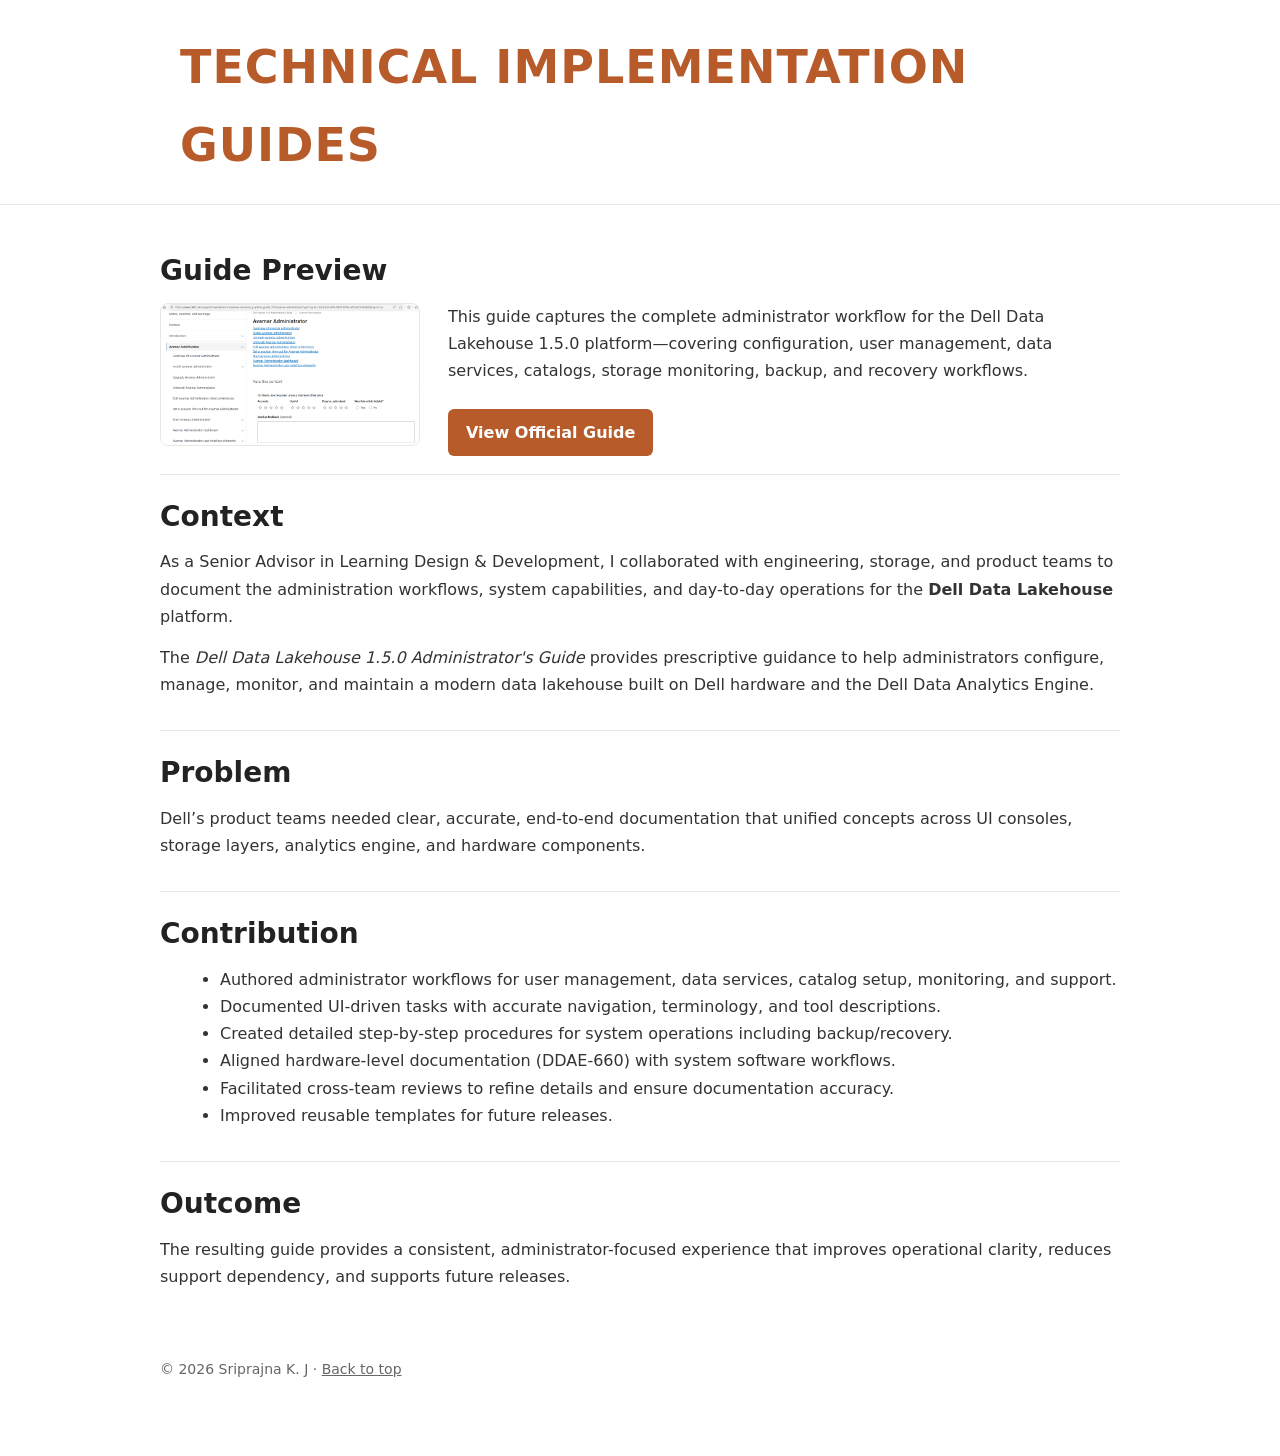
<file: p1.html>
<!DOCTYPE html>
<html lang="en">
<head>
  <meta charset="utf-8" />
  <meta name="viewport" content="width=device-width, initial-scale=1" />
  <title>Technical Implementation Guides | Sriprajna K. J</title>
  <link rel="stylesheet" href="s1.css" />
</head>

<body>
  <header class="site-header">
    <div class="container">
      <h1 class="page-title">TECHNICAL IMPLEMENTATION GUIDES</h1>
    </div>
  </header>

  <main class="container content">

    <!-- ===== Guide Image + Project Link Section ===== -->
    <section id="guide-preview" class="section">
      <h2>Guide Preview</h2>

      <div class="guide-wrapper">
        <img src="image 1_proj.png" alt="Guide Image" class="guide-image">

        <div class="guide-info">
          <p>This guide captures the complete administrator workflow for the Dell Data Lakehouse 1.5.0 platform—covering configuration, user management, data services, catalogs, storage monitoring, backup, and recovery workflows.</p>

          <a class="project-btn"
             href="https://www.dell.com/support/manuals/en-in/dell-data-lakehouse/ddl_p_admin_guide_150/Overview?guid=guid-a5677778-82f9-4742-a30e-e90e9fb711fb"
             target="_blank" rel="noopener">
             View Official Guide
          </a>
        </div>
      </div>
    </section>

    <!-- ===== Context ===== -->
    <section id="context" class="section">
      <h2>Context</h2>
      <p>
        As a Senior Advisor in Learning Design & Development, I collaborated with engineering,
        storage, and product teams to document the administration workflows, system capabilities,
        and day-to-day operations for the <strong>Dell Data Lakehouse</strong> platform.
      </p>
      <p>
        The <em>Dell Data Lakehouse 1.5.0 Administrator's Guide</em> provides prescriptive guidance to
        help administrators configure, manage, monitor, and maintain a modern data lakehouse built
        on Dell hardware and the Dell Data Analytics Engine.
      </p>
    </section>

    <!-- ===== Problem ===== -->
    <section id="problem" class="section">
      <h2>Problem</h2>
      <p>
        Dell’s product teams needed clear, accurate, end‑to‑end documentation that unified concepts
        across UI consoles, storage layers, analytics engine, and hardware components.
      </p>
    </section>

    <!-- ===== Contribution ===== -->
    <section id="contribution" class="section">
      <h2>Contribution</h2>
      <ul>
        <li>Authored administrator workflows for user management, data services, catalog setup, monitoring, and support.</li>
        <li>Documented UI-driven tasks with accurate navigation, terminology, and tool descriptions.</li>
        <li>Created detailed step-by-step procedures for system operations including backup/recovery.</li>
        <li>Aligned hardware-level documentation (DDAE‑660) with system software workflows.</li>
        <li>Facilitated cross-team reviews to refine details and ensure documentation accuracy.</li>
        <li>Improved reusable templates for future releases.</li>
      </ul>
    </section>

    <!-- ===== Outcome ===== -->
    <section id="outcome" class="section">
      <h2>Outcome</h2>
      <p>
        The resulting guide provides a consistent, administrator-focused experience that improves
        operational clarity, reduces support dependency, and supports future releases.
      </p>
    </section>

    <footer class="site-footer">
      <p>© <span id="year"></span> Sriprajna K. J · <a href="#top" class="back-to-top">Back to top</a></p>
    </footer>
  </main>

  <script>
    document.getElementById("year").textContent = new Date().getFullYear();
  </script>

</body>

</html>
</file>
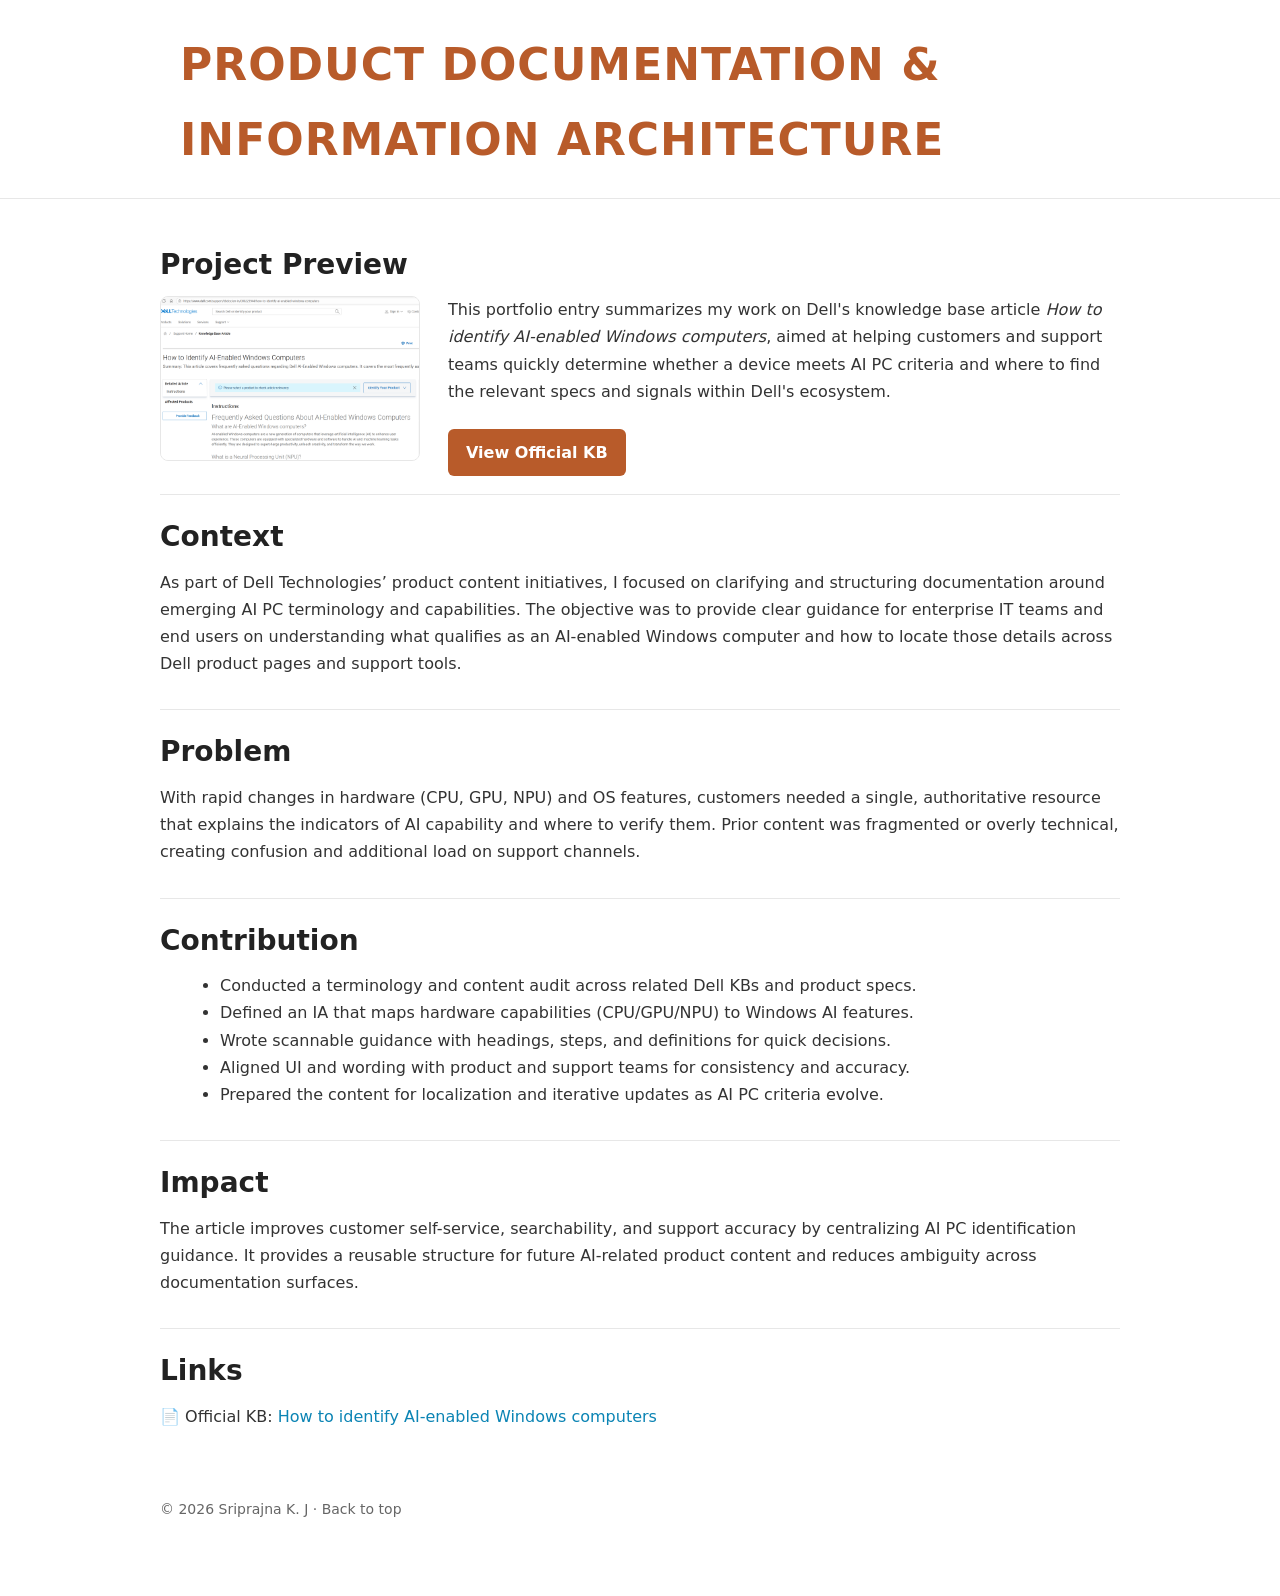
<file: p2.html>
<!DOCTYPE html>
<html lang="en">
<head>
  <meta charset="utf-8" />
  <meta name="viewport" content="width=device-width, initial-scale=1" />
  <title>Product Documentation & Information Architecture | Sriprajna K. J</title>
  <link rel="stylesheet" href="s2.css" />
</head>
<body>
  <header class="site-header">
    <div class="container">
      <h1 class="page-title">PRODUCT DOCUMENTATION & INFORMATION ARCHITECTURE</h1>
    </div>
  </header>

  <main class="container content">
    <!-- Guide Preview with image and project link -->
    <section id="guide-preview" class="section">
      <h2>Project Preview</h2>
      <div class="guide-wrapper">
        <img src="image 2_proj.png" alt="Guide cover thumbnail" class="guide-image" />
        <div class="guide-info">
          <p>
            This portfolio entry summarizes my work on Dell's knowledge base article
            <em>How to identify AI-enabled Windows computers</em>, aimed at helping customers
            and support teams quickly determine whether a device meets AI PC criteria and where
            to find the relevant specs and signals within Dell's ecosystem.
          </p>
          <a class="project-btn" href="https://www.dell.com/support/kbdoc/en-in/000223944/how-to-identify-ai-enabled-windows-computers" target="_blank" rel="noopener">View Official KB</a>
        </div>
      </div>
    </section>

    <!-- Context -->
    <section id="context" class="section">
      <h2>Context</h2>
      <p>
        As part of Dell Technologies’ product content initiatives, I focused on clarifying
        and structuring documentation around emerging AI PC terminology and capabilities.
        The objective was to provide clear guidance for enterprise IT teams and end users on
        understanding what qualifies as an AI-enabled Windows computer and how to locate those
        details across Dell product pages and support tools.
      </p>
    </section>

    <!-- Problem -->
    <section id="problem" class="section">
      <h2>Problem</h2>
      <p>
        With rapid changes in hardware (CPU, GPU, NPU) and OS features, customers needed a
        single, authoritative resource that explains the indicators of AI capability and where
        to verify them. Prior content was fragmented or overly technical, creating confusion
        and additional load on support channels.
      </p>
    </section>

    <!-- Contribution -->
    <section id="contribution" class="section">
      <h2>Contribution</h2>
      <ul>
        <li>Conducted a terminology and content audit across related Dell KBs and product specs.</li>
        <li>Defined an IA that maps hardware capabilities (CPU/GPU/NPU) to Windows AI features.</li>
        <li>Wrote scannable guidance with headings, steps, and definitions for quick decisions.</li>
        <li>Aligned UI and wording with product and support teams for consistency and accuracy.</li>
        <li>Prepared the content for localization and iterative updates as AI PC criteria evolve.</li>
      </ul>
    </section>

    <!-- Impact -->
    <section id="impact" class="section">
      <h2>Impact</h2>
      <p>
        The article improves customer self-service, searchability, and support accuracy by
        centralizing AI PC identification guidance. It provides a reusable structure for
        future AI-related product content and reduces ambiguity across documentation surfaces.
      </p>
    </section>

    <!-- Links -->
    <section id="links" class="section">
      <h2>Links</h2>
      <p>
        📄 Official KB: <a href="https://www.dell.com/support/kbdoc/en-in/000223944/how-to-identify-ai-enabled-windows-computers" target="_blank" rel="noopener">How to identify AI-enabled Windows computers</a>
      </p>
    </section>

    <footer class="site-footer">
      <p>© <span id="year"></span> Sriprajna K. J · <a class="back-to-top" href="#top">Back to top</a></p>
    </footer>
  </main>

  <script>
    document.getElementById('year').textContent = new Date().getFullYear();
  </script>
</body>
</html>
</file>
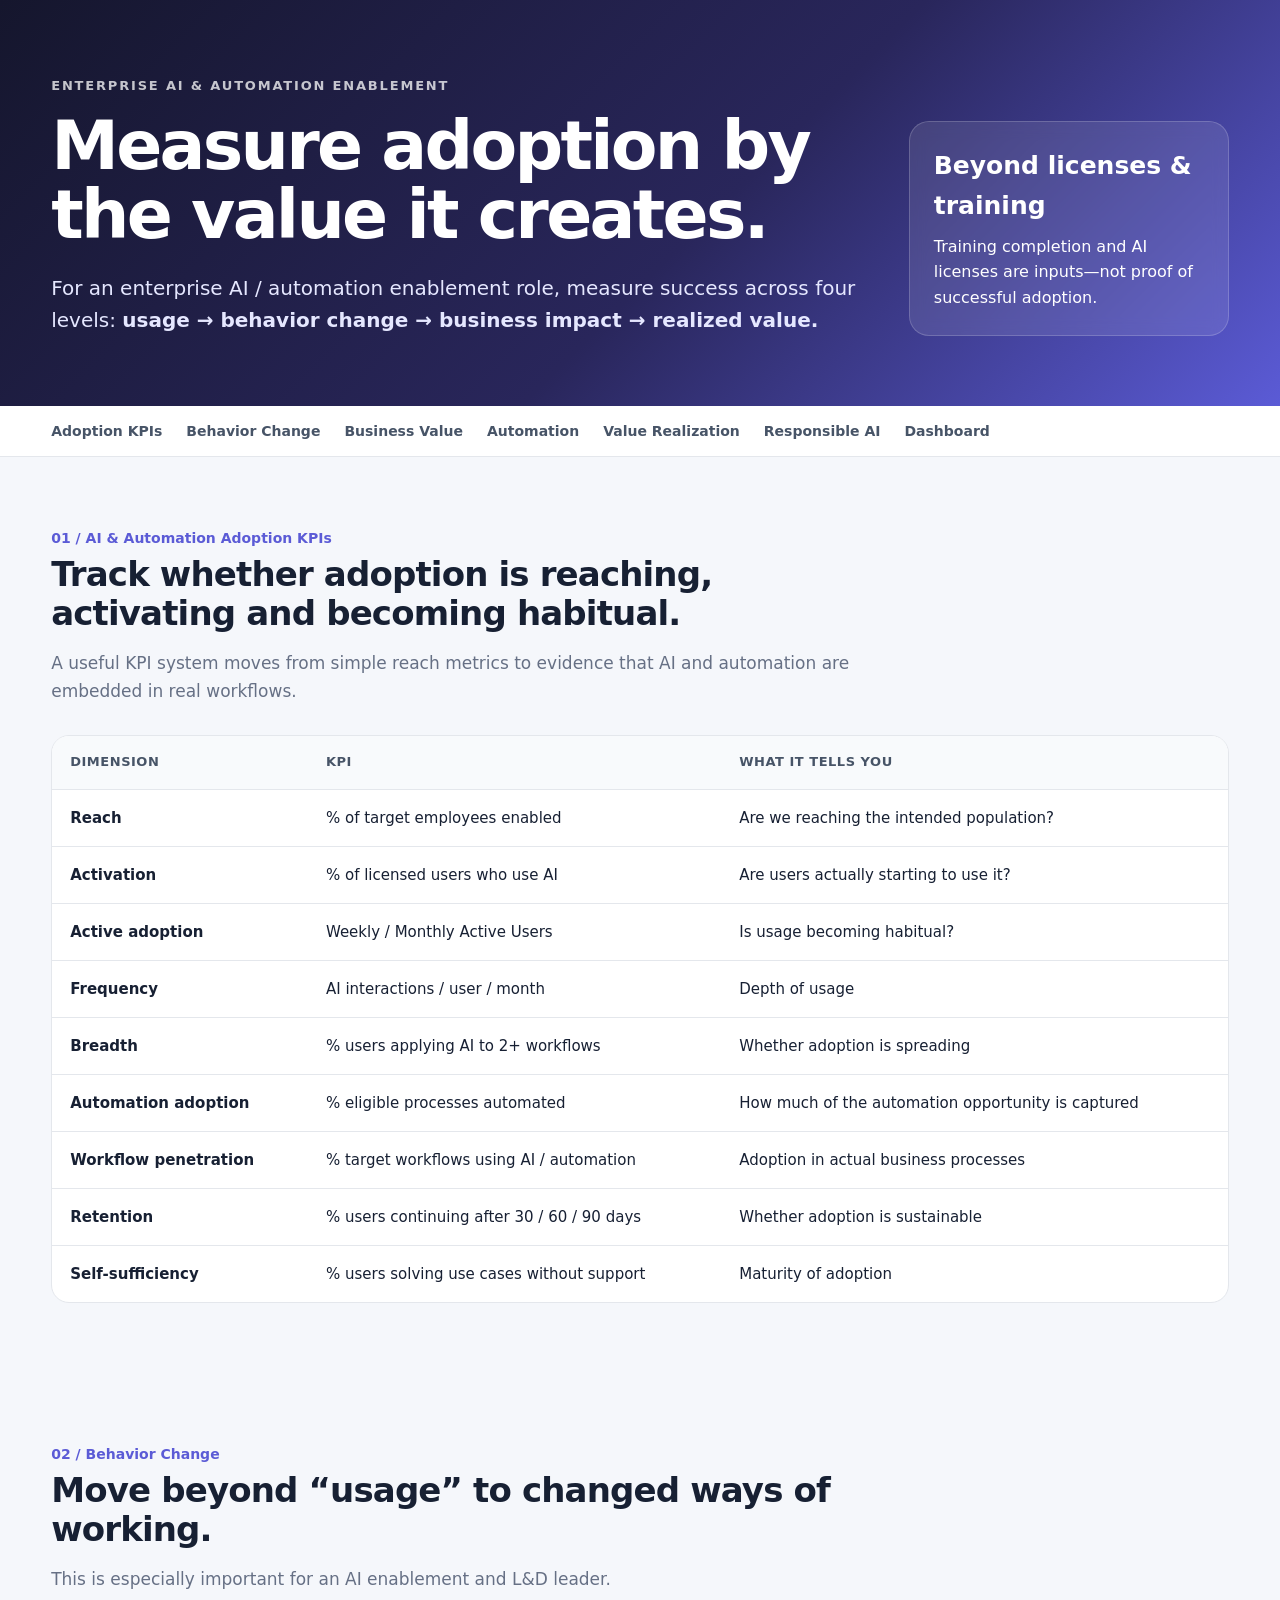
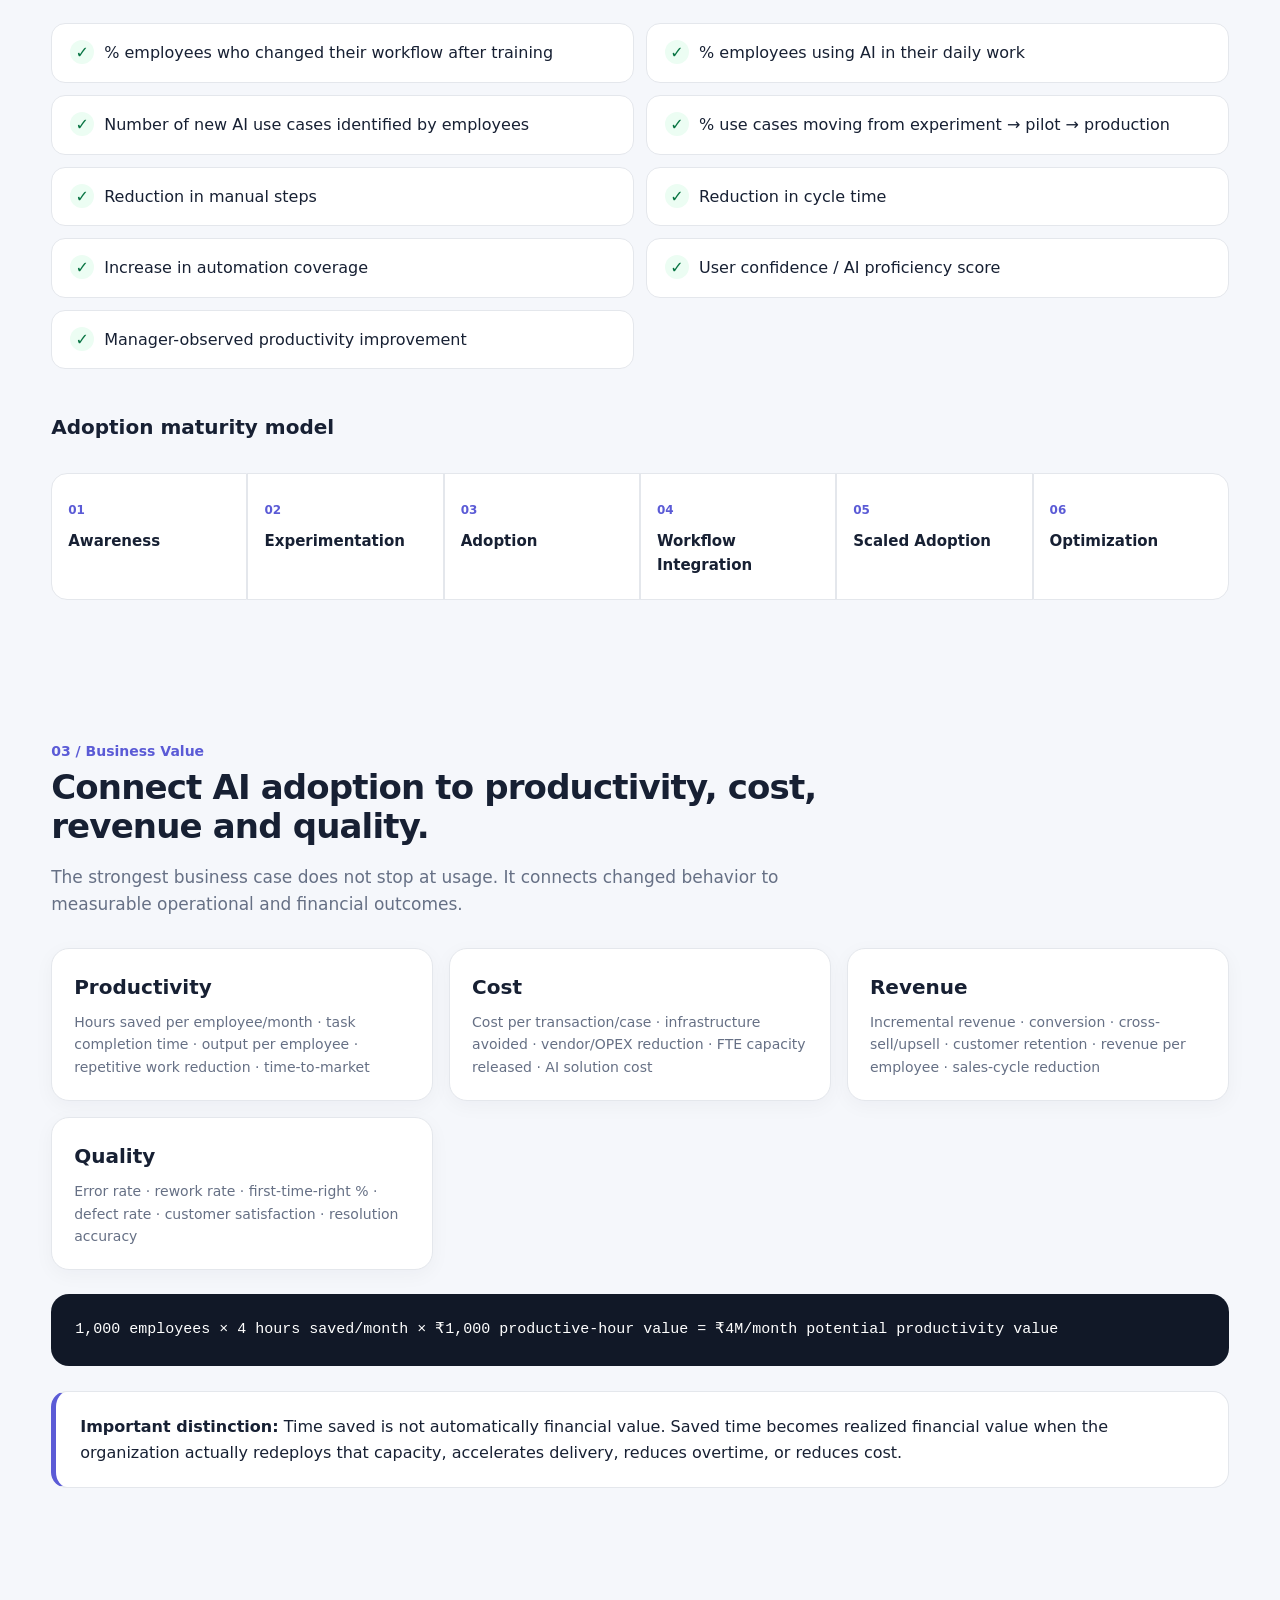
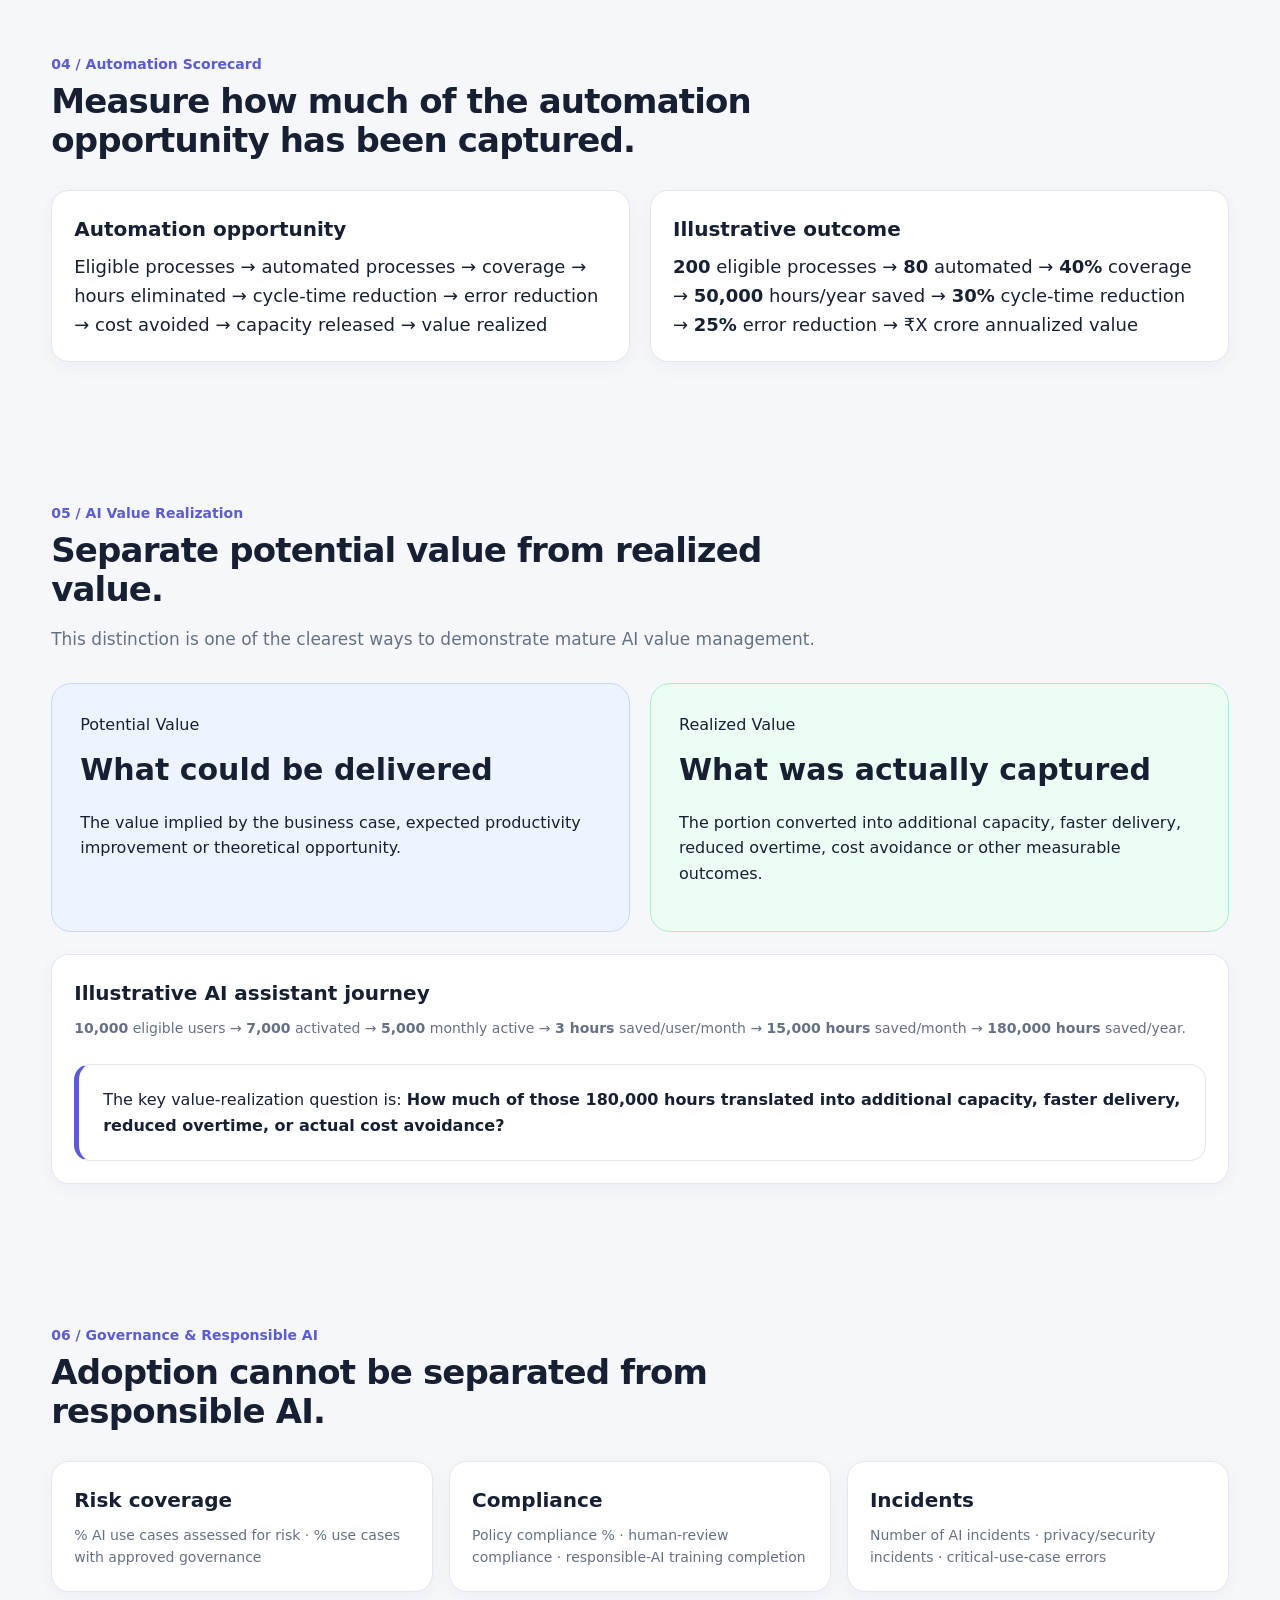
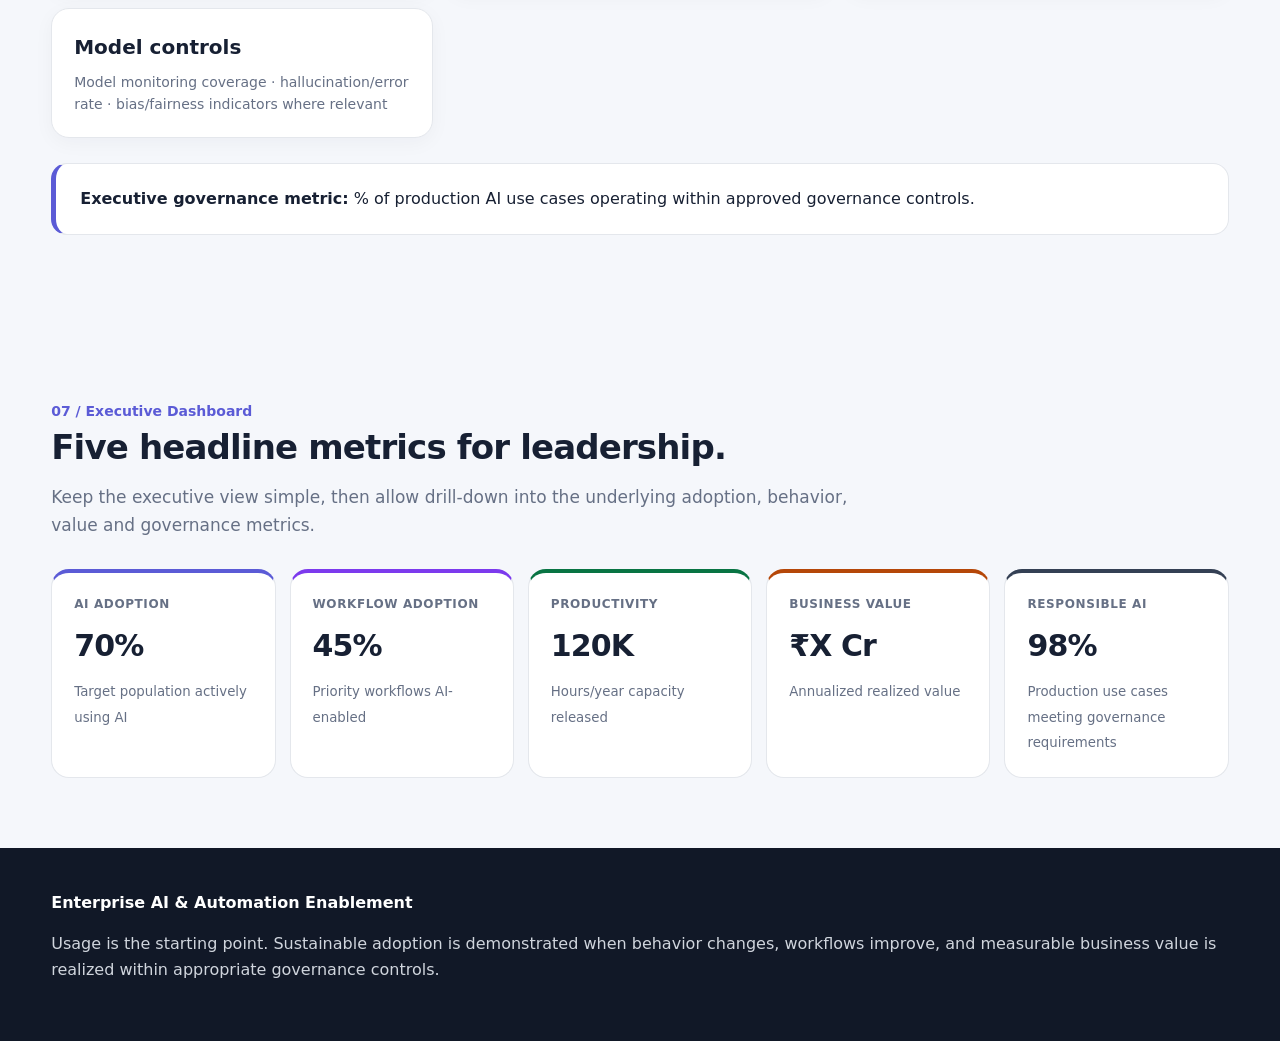
<file: work-samples/enterprise-ai-adoption.html>
<!DOCTYPE html>
<html lang="en">
<head>
<meta charset="UTF-8">
<meta name="viewport" content="width=device-width, initial-scale=1.0">
<title>Enterprise AI & Automation Adoption Framework</title>
<style>
:root{
  --bg:#f5f7fb;--card:#fff;--ink:#172033;--muted:#667085;
  --line:#e4e7ec;--accent:#5b5bd6;--accent2:#7c3aed;
  --green:#087443;--greenbg:#ecfdf3;--bluebg:#eef4ff;
  --orange:#b54708;--orangebg:#fff7ed;
}
*{box-sizing:border-box}
html{scroll-behavior:smooth}
body{margin:0;font-family:Inter,ui-sans-serif,system-ui,-apple-system,BlinkMacSystemFont,"Segoe UI",sans-serif;color:var(--ink);background:var(--bg);line-height:1.6}
.container{width:min(1180px,92%);margin:auto}
.hero{background:linear-gradient(135deg,#15162d 0%,#29265b 55%,#5b5bd6 100%);color:white;padding:76px 0 70px}
.eyebrow{font-size:13px;text-transform:uppercase;letter-spacing:.14em;font-weight:800;opacity:.75}
h1{font-size:clamp(38px,6vw,68px);line-height:1.02;max-width:900px;margin:14px 0 22px;letter-spacing:-.04em}
.hero p{font-size:20px;max-width:850px;color:#e5e7ff;margin:0}
.hero-grid{display:grid;grid-template-columns:1fr 320px;gap:50px;align-items:end}
.hero-stat{background:rgba(255,255,255,.1);border:1px solid rgba(255,255,255,.18);padding:24px;border-radius:20px;backdrop-filter:blur(8px)}
.hero-stat strong{display:block;font-size:25px;margin-bottom:8px}
nav{position:sticky;top:0;z-index:20;background:rgba(255,255,255,.92);backdrop-filter:blur(12px);border-bottom:1px solid var(--line)}
.nav-inner{display:flex;gap:24px;overflow:auto;padding:14px 0;white-space:nowrap}
nav a{color:#475467;text-decoration:none;font-size:14px;font-weight:700}
nav a:hover{color:var(--accent)}
section{padding:70px 0}
.section-head{max-width:820px;margin-bottom:30px}
.section-num{color:var(--accent);font-weight:800;font-size:14px}
h2{font-size:34px;line-height:1.15;margin:6px 0 12px;letter-spacing:-.025em}
h3{margin:0 0 8px;font-size:20px}
.lead{color:var(--muted);font-size:17px}
.callout{background:var(--card);border:1px solid var(--line);border-left:5px solid var(--accent);border-radius:16px;padding:22px 24px;margin:25px 0}
.kpi-grid{display:grid;grid-template-columns:repeat(3,1fr);gap:16px}
.card{background:var(--card);border:1px solid var(--line);border-radius:18px;padding:22px;box-shadow:0 5px 20px rgba(16,24,40,.04)}
.card p{margin:5px 0 0;color:var(--muted);font-size:14px}
.table-wrap{overflow:auto;border:1px solid var(--line);border-radius:18px;background:white}
table{width:100%;border-collapse:collapse;min-width:650px}
th,td{text-align:left;padding:16px 18px;border-bottom:1px solid var(--line)}
th{background:#f8fafc;font-size:13px;text-transform:uppercase;letter-spacing:.04em;color:#475467}
td{font-size:15px}
tr:last-child td{border-bottom:0}
.maturity{display:grid;grid-template-columns:repeat(6,1fr);gap:0;margin-top:30px}
.stage{padding:22px 16px;background:white;border:1px solid var(--line);position:relative}
.stage:first-child{border-radius:16px 0 0 16px}.stage:last-child{border-radius:0 16px 16px 0}
.stage .n{font-size:12px;color:var(--accent);font-weight:800}
.stage strong{display:block;margin-top:7px;font-size:15px}
.value-box{display:grid;grid-template-columns:1fr 1fr;gap:20px;margin-top:25px}
.value{padding:28px;border-radius:20px}
.potential{background:var(--bluebg);border:1px solid #c7d7fe}
.realized{background:var(--greenbg);border:1px solid #abefc6}
.value strong{font-size:30px;display:block;margin:8px 0}
.formula{background:#111827;color:white;border-radius:18px;padding:24px;font-family:ui-monospace,SFMono-Regular,Menlo,monospace;font-size:15px;overflow:auto}
.scorecard{display:grid;grid-template-columns:repeat(5,1fr);gap:14px}
.metric{padding:22px;border-radius:18px;background:white;border:1px solid var(--line)}
.metric .label{font-size:12px;text-transform:uppercase;letter-spacing:.05em;color:var(--muted);font-weight:800}
.metric .number{font-size:30px;font-weight:850;letter-spacing:-.03em;margin:8px 0}
.metric small{color:var(--muted)}
.metric:nth-child(1){border-top:4px solid #5b5bd6}.metric:nth-child(2){border-top:4px solid #7c3aed}
.metric:nth-child(3){border-top:4px solid #087443}.metric:nth-child(4){border-top:4px solid #b54708}
.metric:nth-child(5){border-top:4px solid #344054}
.checklist{display:grid;grid-template-columns:repeat(2,1fr);gap:12px}
.check{background:white;border:1px solid var(--line);border-radius:14px;padding:16px 18px}
.check::before{content:"✓";display:inline-grid;place-items:center;width:24px;height:24px;border-radius:50%;background:var(--greenbg);color:var(--green);font-weight:900;margin-right:10px}
footer{background:#111827;color:#d0d5dd;padding:42px 0}
footer strong{color:white}
@media(max-width:900px){
 .hero-grid,.value-box{grid-template-columns:1fr}
 .kpi-grid{grid-template-columns:repeat(2,1fr)}
 .maturity{grid-template-columns:repeat(3,1fr)}
 .scorecard{grid-template-columns:repeat(2,1fr)}
}
@media(max-width:600px){
 section{padding:52px 0}.kpi-grid,.checklist,.scorecard{grid-template-columns:1fr}
 .maturity{grid-template-columns:1fr}
 .stage,.stage:first-child,.stage:last-child{border-radius:0}
 h2{font-size:29px}
}
</style>
</head>
<body>

<header class="hero">
  <div class="container hero-grid">
    <div>
      <div class="eyebrow">Enterprise AI & Automation Enablement</div>
      <h1>Measure adoption by the value it creates.</h1>
      <p>For an enterprise AI / automation enablement role, measure success across four levels: <strong>usage → behavior change → business impact → realized value.</strong></p>
    </div>
    <div class="hero-stat">
      <strong>Beyond licenses & training</strong>
      <span>Training completion and AI licenses are inputs—not proof of successful adoption.</span>
    </div>
  </div>
</header>

<nav>
  <div class="container nav-inner">
    <a href="#adoption">Adoption KPIs</a>
    <a href="#behavior">Behavior Change</a>
    <a href="#value">Business Value</a>
    <a href="#automation">Automation</a>
    <a href="#realization">Value Realization</a>
    <a href="#governance">Responsible AI</a>
    <a href="#dashboard">Dashboard</a>
  </div>
</nav>

<main>
<section id="adoption">
<div class="container">
  <div class="section-head">
    <div class="section-num">01 / AI & Automation Adoption KPIs</div>
    <h2>Track whether adoption is reaching, activating and becoming habitual.</h2>
    <p class="lead">A useful KPI system moves from simple reach metrics to evidence that AI and automation are embedded in real workflows.</p>
  </div>
  <div class="table-wrap">
  <table>
    <thead><tr><th>Dimension</th><th>KPI</th><th>What it tells you</th></tr></thead>
    <tbody>
      <tr><td><strong>Reach</strong></td><td>% of target employees enabled</td><td>Are we reaching the intended population?</td></tr>
      <tr><td><strong>Activation</strong></td><td>% of licensed users who use AI</td><td>Are users actually starting to use it?</td></tr>
      <tr><td><strong>Active adoption</strong></td><td>Weekly / Monthly Active Users</td><td>Is usage becoming habitual?</td></tr>
      <tr><td><strong>Frequency</strong></td><td>AI interactions / user / month</td><td>Depth of usage</td></tr>
      <tr><td><strong>Breadth</strong></td><td>% users applying AI to 2+ workflows</td><td>Whether adoption is spreading</td></tr>
      <tr><td><strong>Automation adoption</strong></td><td>% eligible processes automated</td><td>How much of the automation opportunity is captured</td></tr>
      <tr><td><strong>Workflow penetration</strong></td><td>% target workflows using AI / automation</td><td>Adoption in actual business processes</td></tr>
      <tr><td><strong>Retention</strong></td><td>% users continuing after 30 / 60 / 90 days</td><td>Whether adoption is sustainable</td></tr>
      <tr><td><strong>Self-sufficiency</strong></td><td>% users solving use cases without support</td><td>Maturity of adoption</td></tr>
    </tbody>
  </table>
  </div>
</div>
</section>

<section id="behavior">
<div class="container">
  <div class="section-head">
    <div class="section-num">02 / Behavior Change</div>
    <h2>Move beyond “usage” to changed ways of working.</h2>
    <p class="lead">This is especially important for an AI enablement and L&D leader.</p>
  </div>
  <div class="checklist">
    <div class="check">% employees who changed their workflow after training</div>
    <div class="check">% employees using AI in their daily work</div>
    <div class="check">Number of new AI use cases identified by employees</div>
    <div class="check">% use cases moving from experiment → pilot → production</div>
    <div class="check">Reduction in manual steps</div>
    <div class="check">Reduction in cycle time</div>
    <div class="check">Increase in automation coverage</div>
    <div class="check">User confidence / AI proficiency score</div>
    <div class="check">Manager-observed productivity improvement</div>
  </div>

  <h3 style="margin-top:42px">Adoption maturity model</h3>
  <div class="maturity">
    <div class="stage"><span class="n">01</span><strong>Awareness</strong></div>
    <div class="stage"><span class="n">02</span><strong>Experimentation</strong></div>
    <div class="stage"><span class="n">03</span><strong>Adoption</strong></div>
    <div class="stage"><span class="n">04</span><strong>Workflow Integration</strong></div>
    <div class="stage"><span class="n">05</span><strong>Scaled Adoption</strong></div>
    <div class="stage"><span class="n">06</span><strong>Optimization</strong></div>
  </div>
</div>
</section>

<section id="value">
<div class="container">
  <div class="section-head">
    <div class="section-num">03 / Business Value</div>
    <h2>Connect AI adoption to productivity, cost, revenue and quality.</h2>
    <p class="lead">The strongest business case does not stop at usage. It connects changed behavior to measurable operational and financial outcomes.</p>
  </div>
  <div class="kpi-grid">
    <div class="card"><h3>Productivity</h3><p>Hours saved per employee/month · task completion time · output per employee · repetitive work reduction · time-to-market</p></div>
    <div class="card"><h3>Cost</h3><p>Cost per transaction/case · infrastructure avoided · vendor/OPEX reduction · FTE capacity released · AI solution cost</p></div>
    <div class="card"><h3>Revenue</h3><p>Incremental revenue · conversion · cross-sell/upsell · customer retention · revenue per employee · sales-cycle reduction</p></div>
    <div class="card"><h3>Quality</h3><p>Error rate · rework rate · first-time-right % · defect rate · customer satisfaction · resolution accuracy</p></div>
  </div>
  <div class="formula" style="margin-top:24px">1,000 employees × 4 hours saved/month × ₹1,000 productive-hour value = ₹4M/month potential productivity value</div>
  <div class="callout"><strong>Important distinction:</strong> Time saved is not automatically financial value. Saved time becomes realized financial value when the organization actually redeploys that capacity, accelerates delivery, reduces overtime, or reduces cost.</div>
</div>
</section>

<section id="automation">
<div class="container">
  <div class="section-head">
    <div class="section-num">04 / Automation Scorecard</div>
    <h2>Measure how much of the automation opportunity has been captured.</h2>
  </div>
  <div class="value-box">
    <div class="card">
      <h3>Automation opportunity</h3>
      <p style="font-size:18px;color:#172033">Eligible processes → automated processes → coverage → hours eliminated → cycle-time reduction → error reduction → cost avoided → capacity released → value realized</p>
    </div>
    <div class="card">
      <h3>Illustrative outcome</h3>
      <p style="font-size:18px;color:#172033"><strong>200</strong> eligible processes → <strong>80</strong> automated → <strong>40%</strong> coverage → <strong>50,000</strong> hours/year saved → <strong>30%</strong> cycle-time reduction → <strong>25%</strong> error reduction → ₹X crore annualized value</p>
    </div>
  </div>
</div>
</section>

<section id="realization">
<div class="container">
  <div class="section-head">
    <div class="section-num">05 / AI Value Realization</div>
    <h2>Separate potential value from realized value.</h2>
    <p class="lead">This distinction is one of the clearest ways to demonstrate mature AI value management.</p>
  </div>
  <div class="value-box">
    <div class="value potential">
      <span>Potential Value</span>
      <strong>What could be delivered</strong>
      <p>The value implied by the business case, expected productivity improvement or theoretical opportunity.</p>
    </div>
    <div class="value realized">
      <span>Realized Value</span>
      <strong>What was actually captured</strong>
      <p>The portion converted into additional capacity, faster delivery, reduced overtime, cost avoidance or other measurable outcomes.</p>
    </div>
  </div>
  <div class="card" style="margin-top:22px">
    <h3>Illustrative AI assistant journey</h3>
    <p><strong>10,000</strong> eligible users → <strong>7,000</strong> activated → <strong>5,000</strong> monthly active → <strong>3 hours</strong> saved/user/month → <strong>15,000 hours</strong> saved/month → <strong>180,000 hours</strong> saved/year.</p>
    <div class="callout" style="margin-bottom:0">The key value-realization question is: <strong>How much of those 180,000 hours translated into additional capacity, faster delivery, reduced overtime, or actual cost avoidance?</strong></div>
  </div>
</div>
</section>

<section id="governance">
<div class="container">
  <div class="section-head">
    <div class="section-num">06 / Governance & Responsible AI</div>
    <h2>Adoption cannot be separated from responsible AI.</h2>
  </div>
  <div class="kpi-grid">
    <div class="card"><h3>Risk coverage</h3><p>% AI use cases assessed for risk · % use cases with approved governance</p></div>
    <div class="card"><h3>Compliance</h3><p>Policy compliance % · human-review compliance · responsible-AI training completion</p></div>
    <div class="card"><h3>Incidents</h3><p>Number of AI incidents · privacy/security incidents · critical-use-case errors</p></div>
    <div class="card"><h3>Model controls</h3><p>Model monitoring coverage · hallucination/error rate · bias/fairness indicators where relevant</p></div>
  </div>
  <div class="callout"><strong>Executive governance metric:</strong> % of production AI use cases operating within approved governance controls.</div>
</div>
</section>

<section id="dashboard">
<div class="container">
  <div class="section-head">
    <div class="section-num">07 / Executive Dashboard</div>
    <h2>Five headline metrics for leadership.</h2>
    <p class="lead">Keep the executive view simple, then allow drill-down into the underlying adoption, behavior, value and governance metrics.</p>
  </div>
  <div class="scorecard">
    <div class="metric"><div class="label">AI Adoption</div><div class="number">70%</div><small>Target population actively using AI</small></div>
    <div class="metric"><div class="label">Workflow Adoption</div><div class="number">45%</div><small>Priority workflows AI-enabled</small></div>
    <div class="metric"><div class="label">Productivity</div><div class="number">120K</div><small>Hours/year capacity released</small></div>
    <div class="metric"><div class="label">Business Value</div><div class="number">₹X Cr</div><small>Annualized realized value</small></div>
    <div class="metric"><div class="label">Responsible AI</div><div class="number">98%</div><small>Production use cases meeting governance requirements</small></div>
  </div>
</div>
</section>
</main>

<footer>
<div class="container">
  <strong>Enterprise AI & Automation Enablement</strong>
  <p>Usage is the starting point. Sustainable adoption is demonstrated when behavior changes, workflows improve, and measurable business value is realized within appropriate governance controls.</p>
</div>
</footer>
</body>
</html>
</file>
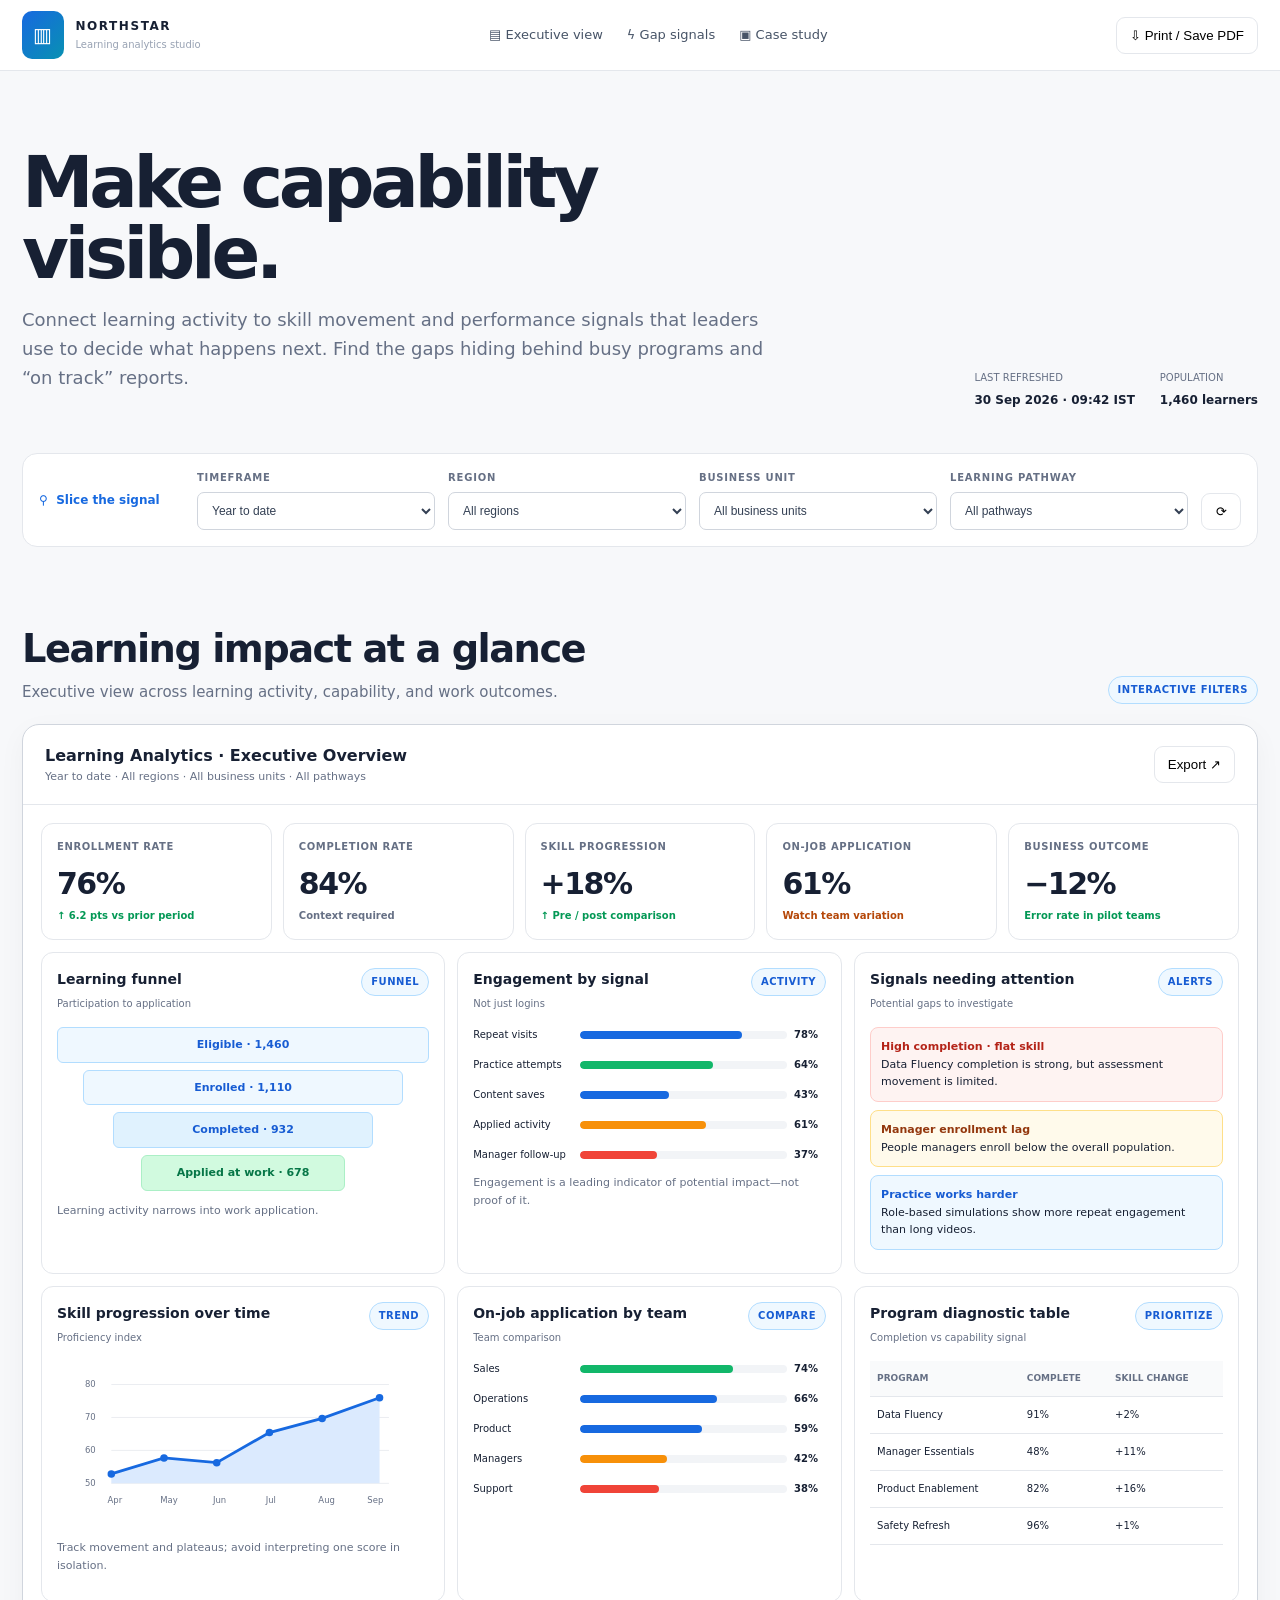
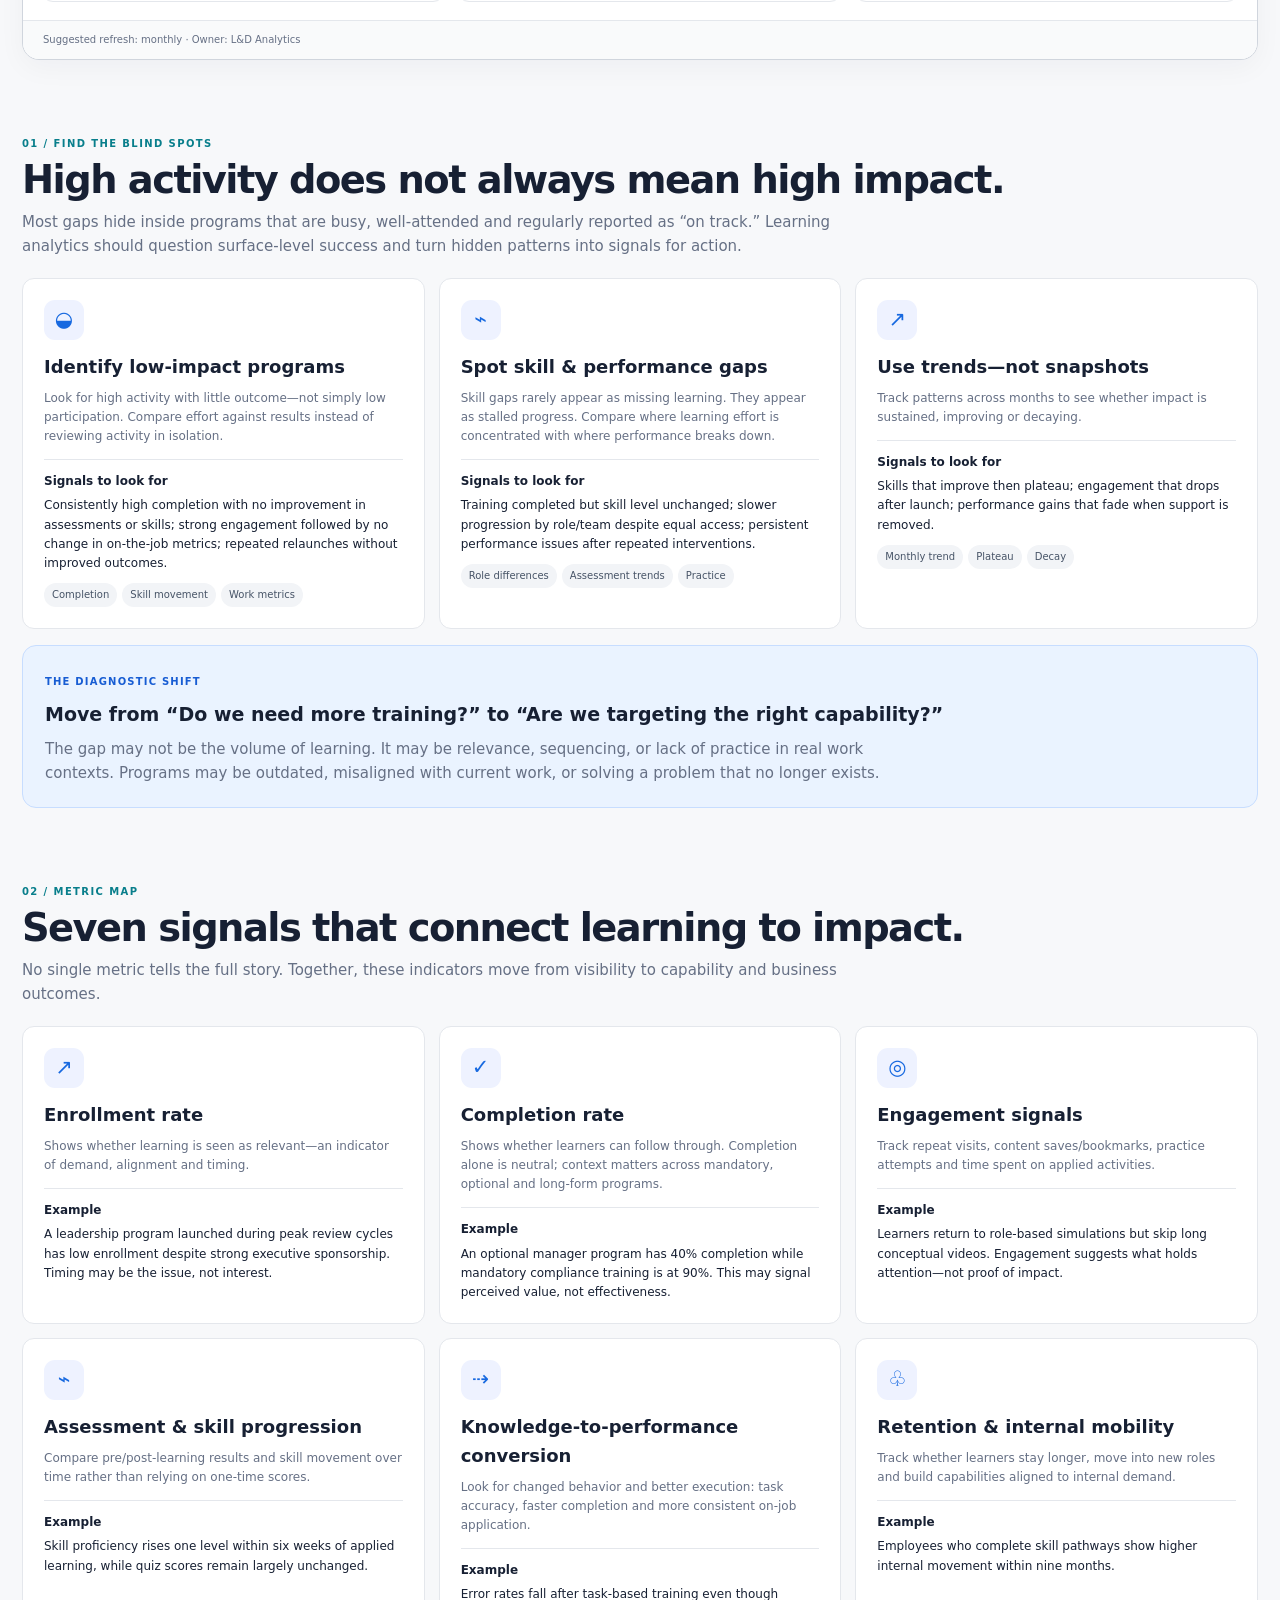
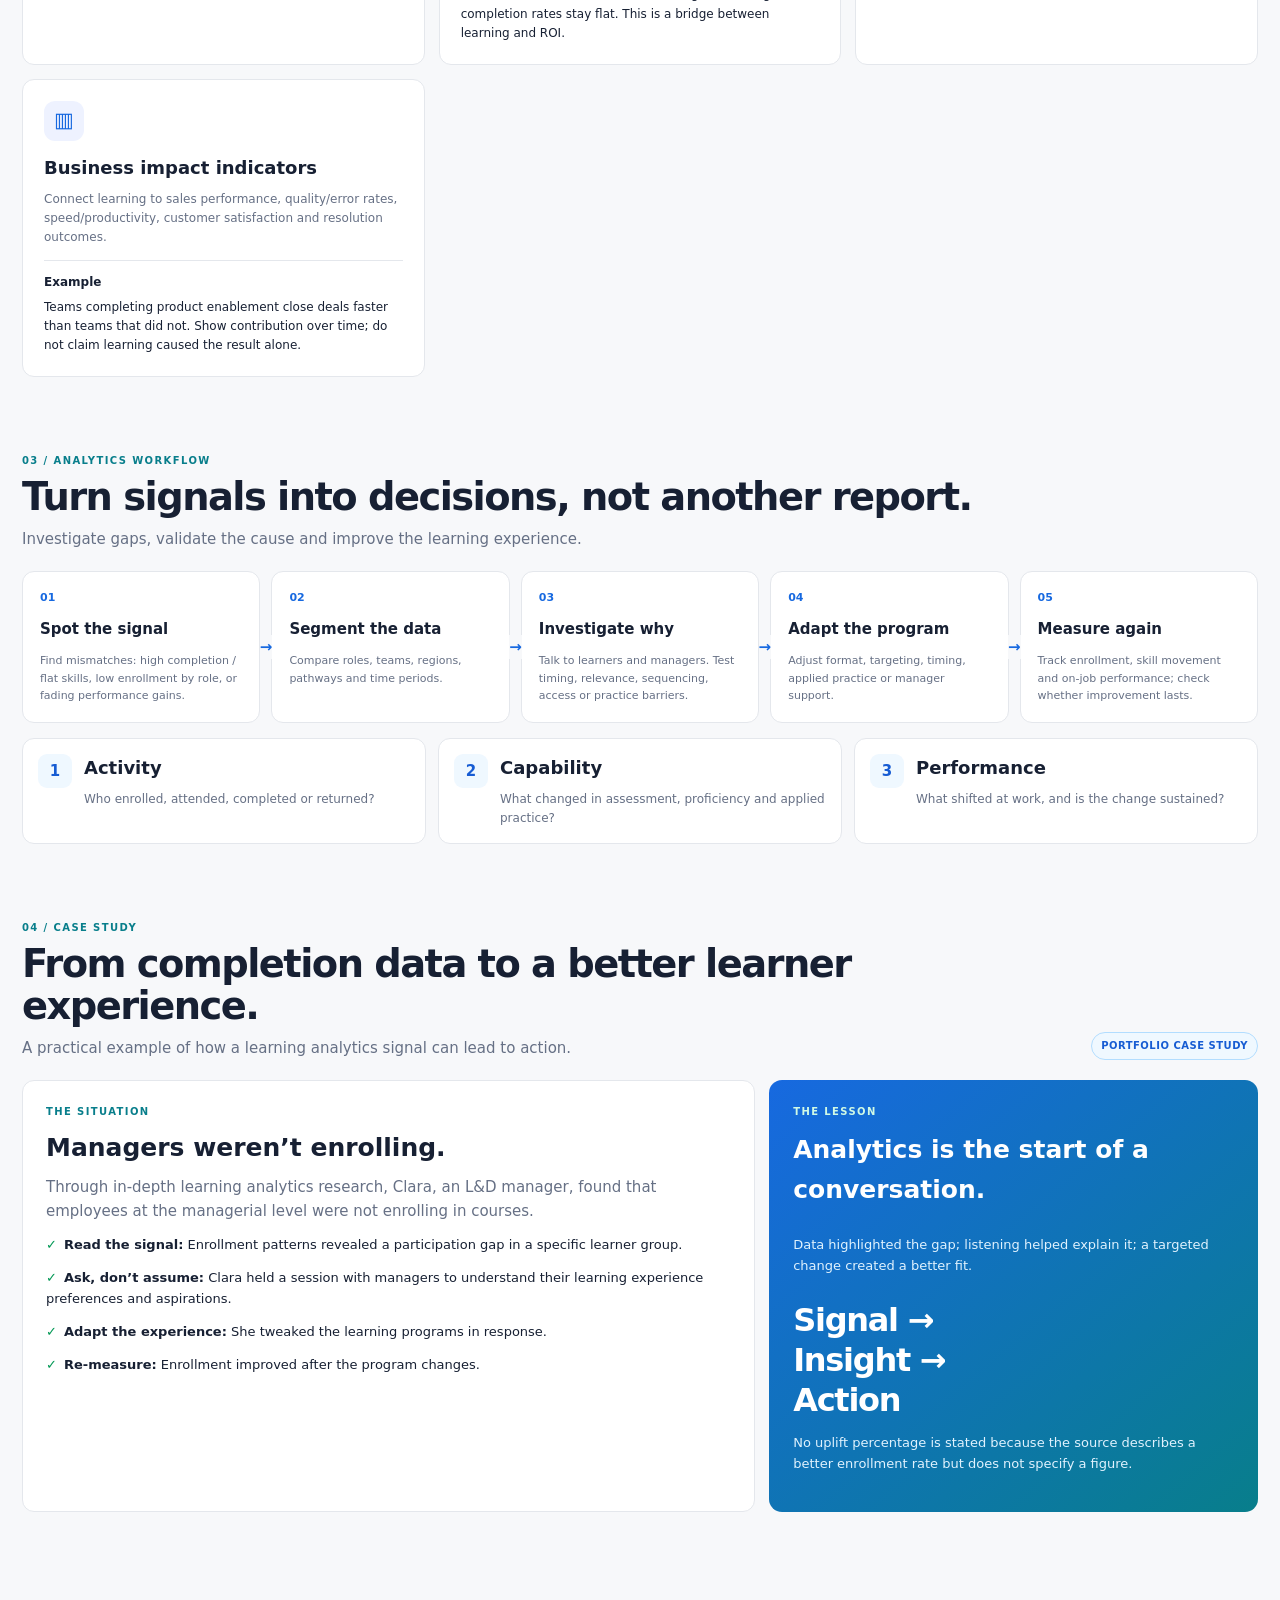
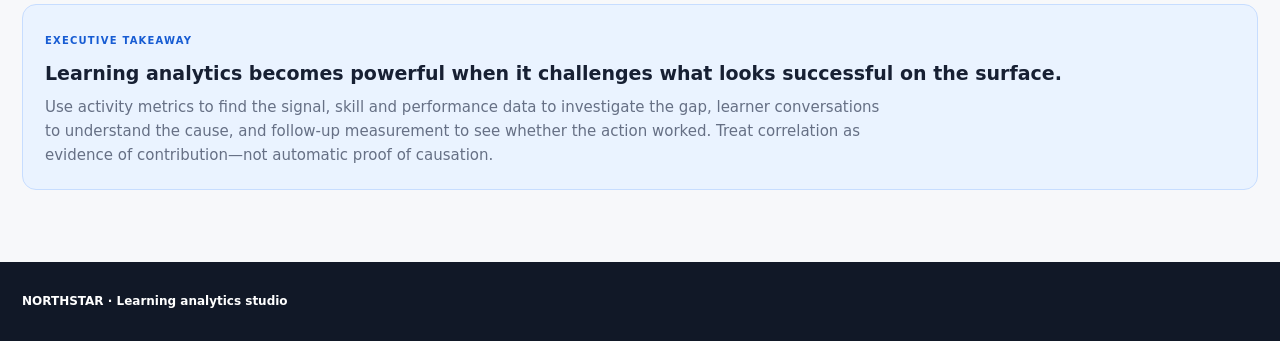
<file: work-samples/learning-analytics-dashboard.html>
<!doctype html>
<html lang="en"><head><meta charset="utf-8"><meta name="viewport" content="width=device-width,initial-scale=1">
<title>Northstar | Learning Analytics</title>
<style>
:root{--ink:#172033;--muted:#667085;--line:#e4e7ec;--bg:#f7f8fa;--blue:#1769e0;--teal:#087e8b;--green:#039855;--amber:#b54708}
*{box-sizing:border-box}html{scroll-behavior:smooth}body{margin:0;background:var(--bg);color:var(--ink);font:15px/1.6 Inter,system-ui,-apple-system,"Segoe UI",sans-serif}.wrap{width:min(1280px,calc(100% - 44px));margin:auto}
header{background:#fff;border-bottom:1px solid var(--line);position:sticky;top:0;z-index:5}.top{height:70px;display:flex;justify-content:space-between;align-items:center;gap:20px}.brand{display:flex;gap:11px;align-items:center;font-size:12px;letter-spacing:.13em;font-weight:900}.brand small{display:block;letter-spacing:0;color:#98a2b3;font-weight:500}.logo{background:linear-gradient(135deg,#1769e0,#0891b2);color:white;border-radius:10px;padding:8px 11px;font-size:20px}.nav{display:flex;gap:24px;font-size:13px}.nav a{color:#475467;text-decoration:none}.nav a:hover{color:var(--blue)}button,.btn{border:1px solid var(--line);border-radius:9px;background:white;padding:10px 13px;font:700 12px inherit;cursor:pointer}
.hero{padding:58px 0 25px}.eyebrow,.kicker{font-size:10px;letter-spacing:.14em;text-transform:uppercase;font-weight:900;color:var(--teal)}.dot{display:inline-block;width:7px;height:7px;background:#12b76a;border-radius:50%;margin-right:7px}h1{font-size:clamp(42px,6vw,72px);line-height:.98;letter-spacing:-.06em;margin:18px 0;max-width:800px}.hero-row{display:flex;justify-content:space-between;align-items:end;gap:35px}.hero p{font-size:18px;color:var(--muted);max-width:760px}.meta{display:flex;gap:25px;font-size:10px;color:var(--muted);text-transform:uppercase;white-space:nowrap}.meta strong{display:block;color:var(--ink);font-size:12px;text-transform:none;margin-top:5px}
.filters{display:grid;grid-template-columns:145px repeat(4,1fr) 40px;gap:13px;align-items:end;background:#fff;border:1px solid var(--line);border-radius:15px;padding:16px;margin:18px 0 40px}.filter-title{color:var(--blue);font-weight:800;font-size:12px;align-self:center}label{display:block;color:var(--muted);font-size:10px;letter-spacing:.08em;text-transform:uppercase;font-weight:800;margin-bottom:6px}select{width:100%;padding:10px;border:1px solid #d0d5dd;border-radius:7px;background:white;color:#344054;font-size:12px}
section{padding:34px 0 42px;scroll-margin-top:82px}.head{display:flex;justify-content:space-between;align-items:end;gap:25px;margin-bottom:20px}h2{font-size:clamp(27px,3vw,40px);line-height:1.1;letter-spacing:-.04em;margin:7px 0 9px}.sub{color:var(--muted);max-width:850px;margin:0}.tag{font-size:10px;text-transform:uppercase;letter-spacing:.05em;font-weight:800;border:1px solid #b2ddff;background:#eff8ff;color:#175cd3;border-radius:99px;padding:5px 9px;white-space:nowrap}
.dashboard{background:white;border:1px solid #d0d5dd;border-radius:17px;overflow:hidden;box-shadow:0 8px 28px #1018280a}.dashhead{display:flex;justify-content:space-between;align-items:center;gap:20px;padding:18px 22px;border-bottom:1px solid var(--line)}.dashhead strong{font-size:16px}.dashhead small{display:block;color:var(--muted);font-size:11px}.dashbody{padding:18px}.kpis{display:grid;grid-template-columns:repeat(5,1fr);gap:11px}.kpi,.panel,.info,.stage,.case{background:white;border:1px solid var(--line);border-radius:12px;padding:15px;min-width:0}.kpi-label{font-size:10px;color:var(--muted);font-weight:850;letter-spacing:.06em;text-transform:uppercase}.num{font-size:30px;font-weight:900;letter-spacing:-.05em;margin:5px 0 0}.delta{font-size:10px;color:var(--green);font-weight:800}.muted{color:var(--muted)}.dashgrid{display:grid;grid-template-columns:1.05fr 1fr 1fr;gap:12px;margin-top:12px}.panel h3{font-size:14px;margin:0}.panel small{color:var(--muted);font-size:10px}.panelhead{display:flex;justify-content:space-between;gap:8px;align-items:start;margin-bottom:13px}.funnel{display:grid;gap:7px}.funnel div{margin:auto;text-align:center;border:1px solid #b2ddff;background:#eff8ff;color:#175cd3;border-radius:6px;padding:8px;font-size:11px;font-weight:800}.funnel div:nth-child(1){width:100%}.funnel div:nth-child(2){width:86%}.funnel div:nth-child(3){width:70%;background:#e0f2fe}.funnel div:nth-child(4){width:55%;background:#d1fadf;border-color:#abefc6;color:#067647}
.bars{display:grid;gap:14px}.barrow{display:grid;grid-template-columns:100px 1fr 32px;gap:7px;align-items:center;font-size:10px}.track{height:8px;background:#f2f4f7;border-radius:99px;overflow:hidden}.fill{height:100%;background:var(--blue);border-radius:99px}.fill.teal{background:#12b76a}.fill.amber{background:#f79009}.fill.red{background:#f04438}.alert{padding:10px;border-radius:8px;background:#fffaeb;border:1px solid #fedf89;font-size:11px;margin-bottom:8px}.alert strong{display:block;color:#93370d}.alert.red{background:#fef3f2;border-color:#fecdca}.alert.red strong{color:#b42318}.alert.blue{background:#eff8ff;border-color:#b2ddff}.alert.blue strong{color:#175cd3}.chart{width:100%;height:160px}.table-scroll{overflow:auto}.dash-table{border-collapse:collapse;width:100%;min-width:460px;font-size:10px}.dash-table th,.dash-table td{text-align:left;border-bottom:1px solid var(--line);padding:10px 7px}.dash-table th{font-size:9px;text-transform:uppercase;color:var(--muted);background:#f9fafb}.status{border-radius:99px;padding:4px 6px;font-size:9px;font-weight:850}.risk{background:#fef3f2;color:#b42318}.watch{background:#fffaeb;color:#b54708}.good{background:#ecfdf3;color:#027a48}.dashfoot{padding:11px 20px;background:#f9fafb;border-top:1px solid var(--line);font-size:10px;color:var(--muted);display:flex;justify-content:space-between;gap:12px}
.cards{display:grid;grid-template-columns:repeat(3,1fr);gap:14px}.info{padding:21px}.icon{width:40px;height:40px;border-radius:11px;background:#eef2ff;color:var(--blue);display:grid;place-items:center;font-size:21px;margin-bottom:13px}.info h3,.stage h3,.case h3{margin:0 0 7px;font-size:18px}.info p,.stage p{font-size:12px;color:var(--muted);margin:7px 0}.signal{border-top:1px solid var(--line);margin-top:13px;padding-top:12px;font-size:12px}.signal strong{display:block;margin-bottom:5px}.pills{display:flex;gap:5px;flex-wrap:wrap;margin-top:10px}.pill{font-size:10px;background:#f2f4f7;border-radius:99px;padding:4px 8px;color:#475467}
.quote{background:#eaf3ff;border:1px solid #c7ddff;border-radius:14px;padding:22px;margin-top:16px}.quote strong{color:#175cd3;font-size:10px;text-transform:uppercase;letter-spacing:.12em}.quote blockquote{font-size:19px;font-weight:800;line-height:1.4;margin:9px 0}.process{display:grid;grid-template-columns:repeat(5,1fr);gap:11px;counter-reset:steps}.step{counter-increment:steps;position:relative;background:white;border:1px solid var(--line);border-radius:12px;padding:17px}.step:before{content:"0" counter(steps);display:block;color:var(--blue);font-size:11px;font-weight:900;margin-bottom:10px}.step:not(:last-child):after{content:"→";position:absolute;right:-13px;top:42%;z-index:1;color:var(--blue);background:var(--bg);font-weight:900}.step h3{font-size:15px;margin:0}.step p{font-size:11px;color:var(--muted);margin-bottom:0}
.stages{display:grid;grid-template-columns:repeat(3,1fr);gap:12px;margin-top:15px}.stage{display:flex;gap:12px;align-items:start}.stage-num{width:34px;height:34px;border-radius:9px;background:#eff8ff;color:#175cd3;display:grid;place-items:center;font-weight:900;flex-shrink:0}.stage p{margin:4px 0 0}
.casegrid{display:grid;grid-template-columns:1.2fr .8fr;gap:14px}.case{padding:23px}.checkline{font-size:13px;margin:12px 0}.checkline b{color:var(--green);margin-right:7px}.result{border-radius:13px;padding:24px;background:linear-gradient(140deg,#1769e0,#087e8b);color:white;display:flex;flex-direction:column;justify-content:space-between}.result p{color:#e0f2fe;font-size:13px}.result .big{font-size:32px;font-weight:900;letter-spacing:-.04em;line-height:1.25;margin-top:10px}.note{font-size:11px;color:var(--muted)}footer{margin-top:30px;background:#111827;color:#d0d5dd;padding:30px 0;font-size:12px}footer strong{color:white}
@media(max-width:1000px){.nav{gap:12px}.filters{grid-template-columns:repeat(3,1fr)}.filter-title{grid-column:1/-1}.kpis{grid-template-columns:repeat(3,1fr)}.dashgrid{grid-template-columns:1fr 1fr}.dashgrid .panel:first-child{grid-column:1/-1}.process{grid-template-columns:repeat(3,1fr)}.step:after{display:none}}
@media(max-width:650px){.wrap{width:calc(100% - 28px)}.nav{display:none}.hero{padding:35px 0 15px}.hero-row{display:block}.meta{margin-top:20px;white-space:normal}.filters{grid-template-columns:1fr 1fr;padding:12px}.filter-title{grid-column:1/-1}.head{display:block}.head .tag{display:inline-block;margin-top:12px}.kpis{grid-template-columns:repeat(2,1fr)}.dashgrid{grid-template-columns:1fr}.dashgrid .panel:first-child{grid-column:auto}.cards,.stages,.casegrid{grid-template-columns:1fr}.process{grid-template-columns:1fr 1fr}.step:after{display:none}.dashfoot{display:block}.dashfoot span{display:block;margin:4px 0}.dashbody{padding:10px}.dashhead{padding:14px}.num{font-size:26px}h1{font-size:48px}}
@media print{header{position:static}.filters button,.dash-actions{display:none}.filters{break-inside:avoid}.dashboard,.info,.case,.step{break-inside:avoid}body{background:white}}
</style></head>
<body>
<header><div class="wrap top"><a class="brand" href="#top" style="color:inherit;text-decoration:none"><span class="logo">▥</span><span>NORTHSTAR<small>Learning analytics studio</small></span></a><nav class="nav"><a href="#dashboard">▤ Executive view</a><a href="#gaps">ϟ Gap signals</a><a href="#case">▣ Case study</a></nav><button onclick="window.print()">⇩ Print / Save PDF</button></div></header>
<main id="top"><section class="hero"><div class="wrap"><div class="hero-row"><div><h1>Make capability<br>visible.</h1><p>Connect learning activity to skill movement and performance signals that leaders use to decide what happens next. Find the gaps hiding behind busy programs and “on track” reports.</p></div><div class="meta"><div>Last refreshed<strong>30 Sep 2026 · 09:42 IST</strong></div><div>Population<strong>1,460 learners</strong></div></div></div></div></section>
<div class="wrap">
<div class="filters"><div class="filter-title">⚲ &nbsp;Slice the signal</div><div><label for="timeframe">Timeframe</label><select id="timeframe"><option>Year to date</option><option>Last 90 days</option><option>Last 30 days</option></select></div><div><label for="region">Region</label><select id="region"><option>All regions</option><option>EMEA</option><option>Americas</option><option>APAC</option></select></div><div><label for="unit">Business unit</label><select id="unit"><option>All business units</option><option>Sales</option><option>Operations</option><option>People managers</option></select></div><div><label for="pathway">Learning pathway</label><select id="pathway"><option>All pathways</option><option>Data Fluency</option><option>Manager Essentials</option><option>Product Enablement</option></select></div><button id="reset" title="Reset filters">⟳</button></div>

<section id="dashboard"><div class="head"><div><h2>Learning impact at a glance</h2><p class="sub">Executive view across learning activity, capability, and work outcomes.</p></div><span class="tag">Interactive filters</span></div>
<div class="dashboard"><div class="dashhead"><div><strong>Learning Analytics · Executive Overview</strong><small id="caption">Year to date · All regions · All business units · All pathways</small></div><div><button onclick="window.print()">Export ↗</button></div></div><div class="dashbody">
<div class="kpis">
<div class="kpi"><div class="kpi-label">Enrollment rate</div><div class="num" id="enroll">76%</div><div class="delta">↑ 6.2 pts vs prior period</div></div>
<div class="kpi"><div class="kpi-label">Completion rate</div><div class="num" id="complete">84%</div><div class="delta muted">Context required</div></div>
<div class="kpi"><div class="kpi-label">Skill progression</div><div class="num" id="skill">+18%</div><div class="delta">↑ Pre / post comparison</div></div>
<div class="kpi"><div class="kpi-label">On-job application</div><div class="num" id="apply">61%</div><div class="delta" style="color:var(--amber)">Watch team variation</div></div>
<div class="kpi"><div class="kpi-label">Business outcome</div><div class="num" id="outcome">−12%</div><div class="delta">Error rate in pilot teams</div></div></div>
<div class="dashgrid">
<div class="panel"><div class="panelhead"><div><h3>Learning funnel</h3><small>Participation to application</small></div><span class="tag">Funnel</span></div><div class="funnel"><div>Eligible · 1,460</div><div>Enrolled · <span id="fenroll">1,110</span></div><div>Completed · <span id="fcomplete">932</span></div><div>Applied at work · <span id="fapply">678</span></div></div><p class="note">Learning activity narrows into work application.</p></div>
<div class="panel"><div class="panelhead"><div><h3>Engagement by signal</h3><small>Not just logins</small></div><span class="tag">Activity</span></div><div class="bars">
<div class="barrow"><span>Repeat visits</span><div class="track"><div class="fill" style="width:78%"></div></div><b>78%</b></div>
<div class="barrow"><span>Practice attempts</span><div class="track"><div class="fill teal" style="width:64%"></div></div><b>64%</b></div>
<div class="barrow"><span>Content saves</span><div class="track"><div class="fill" style="width:43%"></div></div><b>43%</b></div>
<div class="barrow"><span>Applied activity</span><div class="track"><div class="fill amber" style="width:61%"></div></div><b>61%</b></div>
<div class="barrow"><span>Manager follow-up</span><div class="track"><div class="fill red" style="width:37%"></div></div><b>37%</b></div></div><p class="note">Engagement is a leading indicator of potential impact—not proof of it.</p></div>
<div class="panel"><div class="panelhead"><div><h3>Signals needing attention</h3><small>Potential gaps to investigate</small></div><span class="tag">Alerts</span></div><div class="alert red"><strong>High completion · flat skill</strong>Data Fluency completion is strong, but assessment movement is limited.</div><div class="alert"><strong>Manager enrollment lag</strong>People managers enroll below the overall population.</div><div class="alert blue"><strong>Practice works harder</strong>Role-based simulations show more repeat engagement than long videos.</div></div>
<div class="panel"><div class="panelhead"><div><h3>Skill progression over time</h3><small>Proficiency index</small></div><span class="tag">Trend</span></div>
<svg class="chart" viewBox="0 0 340 170" role="img" aria-label="Line chart showing proficiency trending upward over six months"><g stroke="#eaecf0"><path d="M30 25H325M30 60H325M30 95H325M30 130H325"/></g><g fill="#667085" font-size="9"><text x="2" y="28">80</text><text x="2" y="63">70</text><text x="2" y="98">60</text><text x="2" y="133">50</text><text x="26" y="151">Apr</text><text x="82" y="151">May</text><text x="138" y="151">Jun</text><text x="194" y="151">Jul</text><text x="250" y="151">Aug</text><text x="302" y="151">Sep</text></g><path d="M30 120 L86 103 L142 108 L198 76 L254 61 L315 39 L315 130 L30 130Z" fill="#dbeafe"/><polyline points="30,120 86,103 142,108 198,76 254,61 315,39" fill="none" stroke="#1769e0" stroke-width="3" stroke-linecap="round"/><g fill="#1769e0"><circle cx="30" cy="120" r="4"/><circle cx="86" cy="103" r="4"/><circle cx="142" cy="108" r="4"/><circle cx="198" cy="76" r="4"/><circle cx="254" cy="61" r="4"/><circle cx="315" cy="39" r="4"/></g></svg><p class="note">Track movement and plateaus; avoid interpreting one score in isolation.</p></div>
<div class="panel"><div class="panelhead"><div><h3>On-job application by team</h3><small>Team comparison</small></div><span class="tag">Compare</span></div><div class="bars">
<div class="barrow"><span>Sales</span><div class="track"><div class="fill teal" style="width:74%"></div></div><b>74%</b></div><div class="barrow"><span>Operations</span><div class="track"><div class="fill" style="width:66%"></div></div><b>66%</b></div><div class="barrow"><span>Product</span><div class="track"><div class="fill" style="width:59%"></div></div><b>59%</b></div><div class="barrow"><span>Managers</span><div class="track"><div class="fill amber" style="width:42%"></div></div><b>42%</b></div><div class="barrow"><span>Support</span><div class="track"><div class="fill red" style="width:38%"></div></div><b>38%</b></div></div></div>
<div class="panel"><div class="panelhead"><div><h3>Program diagnostic table</h3><small>Completion vs capability signal</small></div><span class="tag">Prioritize</span></div><div class="table-scroll"><table class="dash-table"><thead><tr><th>Program</th><th>Complete</th><th>Skill change</th><th>Signal</th></tr></thead><tbody><tr><td>Data Fluency</td><td>91%</td><td>+2%</td><td><span class="status risk">Investigate</span></td></tr><tr><td>Manager Essentials</td><td>48%</td><td>+11%</td><td><span class="status watch">Access gap</span></td></tr><tr><td>Product Enablement</td><td>82%</td><td>+16%</td><td><span class="status good">Promising</span></td></tr><tr><td>Safety Refresh</td><td>96%</td><td>+1%</td><td><span class="status watch">Validate</span></td></tr></tbody></table></div></div>
</div></div><div class="dashfoot"><span>Suggested refresh: monthly · Owner: L&D Analytics</span></div></div></section>

<section id="gaps"><div class="head"><div><div class="kicker">01 / Find the blind spots</div><h2>High activity does not always mean high impact.</h2><p class="sub">Most gaps hide inside programs that are busy, well-attended and regularly reported as “on track.” Learning analytics should question surface-level success and turn hidden patterns into signals for action.</p></div></div>
<div class="cards">
<article class="info"><div class="icon">◒</div><h3>Identify low-impact programs</h3><p>Look for high activity with little outcome—not simply low participation. Compare effort against results instead of reviewing activity in isolation.</p><div class="signal"><strong>Signals to look for</strong>Consistently high completion with no improvement in assessments or skills; strong engagement followed by no change in on-the-job metrics; repeated relaunches without improved outcomes.</div><div class="pills"><span class="pill">Completion</span><span class="pill">Skill movement</span><span class="pill">Work metrics</span></div></article>
<article class="info"><div class="icon">⌁</div><h3>Spot skill & performance gaps</h3><p>Skill gaps rarely appear as missing learning. They appear as stalled progress. Compare where learning effort is concentrated with where performance breaks down.</p><div class="signal"><strong>Signals to look for</strong>Training completed but skill level unchanged; slower progression by role/team despite equal access; persistent performance issues after repeated interventions.</div><div class="pills"><span class="pill">Role differences</span><span class="pill">Assessment trends</span><span class="pill">Practice</span></div></article>
<article class="info"><div class="icon">↗</div><h3>Use trends—not snapshots</h3><p>Track patterns across months to see whether impact is sustained, improving or decaying.</p><div class="signal"><strong>Signals to look for</strong>Skills that improve then plateau; engagement that drops after launch; performance gains that fade when support is removed.</div><div class="pills"><span class="pill">Monthly trend</span><span class="pill">Plateau</span><span class="pill">Decay</span></div></article>
</div>
<div class="quote"><strong>The diagnostic shift</strong><blockquote>Move from “Do we need more training?” to “Are we targeting the right capability?”</blockquote><p class="sub">The gap may not be the volume of learning. It may be relevance, sequencing, or lack of practice in real work contexts. Programs may be outdated, misaligned with current work, or solving a problem that no longer exists.</p></div></section>

<section id="metrics"><div class="head"><div><div class="kicker">02 / Metric map</div><h2>Seven signals that connect learning to impact.</h2><p class="sub">No single metric tells the full story. Together, these indicators move from visibility to capability and business outcomes.</p></div></div>
<div class="cards">
<article class="info"><div class="icon">↗</div><h3>Enrollment rate</h3><p>Shows whether learning is seen as relevant—an indicator of demand, alignment and timing.</p><div class="signal"><strong>Example</strong>A leadership program launched during peak review cycles has low enrollment despite strong executive sponsorship. Timing may be the issue, not interest.</div></article>
<article class="info"><div class="icon">✓</div><h3>Completion rate</h3><p>Shows whether learners can follow through. Completion alone is neutral; context matters across mandatory, optional and long-form programs.</p><div class="signal"><strong>Example</strong>An optional manager program has 40% completion while mandatory compliance training is at 90%. This may signal perceived value, not effectiveness.</div></article>
<article class="info"><div class="icon">◎</div><h3>Engagement signals</h3><p>Track repeat visits, content saves/bookmarks, practice attempts and time spent on applied activities.</p><div class="signal"><strong>Example</strong>Learners return to role-based simulations but skip long conceptual videos. Engagement suggests what holds attention—not proof of impact.</div></article>
<article class="info"><div class="icon">⌁</div><h3>Assessment & skill progression</h3><p>Compare pre/post-learning results and skill movement over time rather than relying on one-time scores.</p><div class="signal"><strong>Example</strong>Skill proficiency rises one level within six weeks of applied learning, while quiz scores remain largely unchanged.</div></article>
<article class="info"><div class="icon">⇢</div><h3>Knowledge-to-performance conversion</h3><p>Look for changed behavior and better execution: task accuracy, faster completion and more consistent on-job application.</p><div class="signal"><strong>Example</strong>Error rates fall after task-based training even though completion rates stay flat. This is a bridge between learning and ROI.</div></article>
<article class="info"><div class="icon">♧</div><h3>Retention & internal mobility</h3><p>Track whether learners stay longer, move into new roles and build capabilities aligned to internal demand.</p><div class="signal"><strong>Example</strong>Employees who complete skill pathways show higher internal movement within nine months.</div></article>
<article class="info"><div class="icon">▥</div><h3>Business impact indicators</h3><p>Connect learning to sales performance, quality/error rates, speed/productivity, customer satisfaction and resolution outcomes.</p><div class="signal"><strong>Example</strong>Teams completing product enablement close deals faster than teams that did not. Show contribution over time; do not claim learning caused the result alone.</div></article>
</div></section>

<section id="workflow"><div class="head"><div><div class="kicker">03 / Analytics workflow</div><h2>Turn signals into decisions, not another report.</h2><p class="sub">Investigate gaps, validate the cause and improve the learning experience.</p></div></div>
<div class="process"><div class="step"><h3>Spot the signal</h3><p>Find mismatches: high completion / flat skills, low enrollment by role, or fading performance gains.</p></div><div class="step"><h3>Segment the data</h3><p>Compare roles, teams, regions, pathways and time periods.</p></div><div class="step"><h3>Investigate why</h3><p>Talk to learners and managers. Test timing, relevance, sequencing, access or practice barriers.</p></div><div class="step"><h3>Adapt the program</h3><p>Adjust format, targeting, timing, applied practice or manager support.</p></div><div class="step"><h3>Measure again</h3><p>Track enrollment, skill movement and on-job performance; check whether improvement lasts.</p></div></div>
<div class="stages"><div class="stage"><div class="stage-num">1</div><div><h3>Activity</h3><p>Who enrolled, attended, completed or returned?</p></div></div><div class="stage"><div class="stage-num">2</div><div><h3>Capability</h3><p>What changed in assessment, proficiency and applied practice?</p></div></div><div class="stage"><div class="stage-num">3</div><div><h3>Performance</h3><p>What shifted at work, and is the change sustained?</p></div></div></div></section>

<section id="case"><div class="head"><div><div class="kicker">04 / Case study</div><h2>From completion data to a better learner experience.</h2><p class="sub">A practical example of how a learning analytics signal can lead to action.</p></div><span class="tag">Portfolio case study</span></div>
<div class="casegrid"><div class="case"><div class="kicker">The situation</div><h3 style="font-size:25px;margin-top:8px">Managers weren’t enrolling.</h3><p class="sub">Through in-depth learning analytics research, Clara, an L&D manager, found that employees at the managerial level were not enrolling in courses.</p><div class="checkline"><b>✓</b><strong>Read the signal:</strong> Enrollment patterns revealed a participation gap in a specific learner group.</div><div class="checkline"><b>✓</b><strong>Ask, don’t assume:</strong> Clara held a session with managers to understand their learning experience preferences and aspirations.</div><div class="checkline"><b>✓</b><strong>Adapt the experience:</strong> She tweaked the learning programs in response.</div><div class="checkline"><b>✓</b><strong>Re-measure:</strong> Enrollment improved after the program changes.</div></div>
<div class="result"><div><div class="eyebrow" style="color:#d1fae5">The lesson</div><h3 style="font-size:25px;margin-top:10px">Analytics is the start of a conversation.</h3><p>Data highlighted the gap; listening helped explain it; a targeted change created a better fit.</p></div><div><div class="big">Signal →<br>Insight →<br>Action</div><p>No uplift percentage is stated because the source describes a better enrollment rate but does not specify a figure.</p></div></div></div></section>

<section><div class="quote"><strong>Executive takeaway</strong><blockquote>Learning analytics becomes powerful when it challenges what looks successful on the surface.</blockquote><p class="sub">Use activity metrics to find the signal, skill and performance data to investigate the gap, learner conversations to understand the cause, and follow-up measurement to see whether the action worked. Treat correlation as evidence of contribution—not automatic proof of causation.</p></div></section>
</div></main>
<footer><div class="wrap"><strong>NORTHSTAR · Learning analytics studio</strong></div></footer>
<script>
const ids=["timeframe","region","unit","pathway"], base={enroll:76,complete:84,skill:18,apply:61,outcome:-12};
function update(){const v=Object.fromEntries(ids.map(id=>[id,document.getElementById(id).value]));let o=0;if(v.region==="EMEA")o-=3;if(v.region==="Americas")o+=2;if(v.region==="APAC")o-=1;if(v.unit==="Sales")o+=4;if(v.unit==="Operations")o-=2;if(v.unit==="People managers")o-=9;if(v.pathway==="Data Fluency")o-=4;if(v.pathway==="Manager Essentials")o-=7;if(v.pathway==="Product Enablement")o+=3;if(v.timeframe==="Last 90 days")o+=1;if(v.timeframe==="Last 30 days")o-=2;let e=Math.max(20,Math.min(98,base.enroll+o)),c=Math.max(20,Math.min(98,base.complete+Math.round(o/2))),s=base.skill+Math.round(o/2),a=Math.max(15,Math.min(95,base.apply+o));document.getElementById("enroll").textContent=e+"%";document.getElementById("complete").textContent=c+"%";document.getElementById("skill").textContent=(s>=0?"+":"")+s+"%";document.getElementById("apply").textContent=a+"%";document.getElementById("outcome").textContent=(base.outcome-Math.round(o/3))+"%";document.getElementById("fenroll").textContent=Math.round(1460*e/100).toLocaleString();document.getElementById("fcomplete").textContent=Math.round(1460*e/100*c/100).toLocaleString();document.getElementById("fapply").textContent=Math.round(1460*e/100*c/100*a/100).toLocaleString();document.getElementById("caption").textContent=v.timeframe+" · "+v.region+" · "+v.unit+" · "+v.pathway}
ids.forEach(id=>document.getElementById(id).addEventListener("change",update));document.getElementById("reset").addEventListener("click",()=>{ids.forEach(id=>document.getElementById(id).selectedIndex=0);update()});
</script></body></html>
</file>
<file: s1.css>
/* ===== Base ===== */
:root{
  --accent:#b85b2a;
  --heading:#222;
  --text:#333;
  --muted:#666;
  --link:#0b84b4;
  --bg:#ffffff;
  --rule:#e7e7e7;
}

*{box-sizing:border-box}
html{scroll-behavior:smooth}

body{
  margin:0;
  font-family:system-ui,-apple-system,Segoe UI,Roboto,Arial,sans-serif;
  color:var(--text);
  background:var(--bg);
  line-height:1.7;
}

.container{max-width:960px;margin:0 auto;padding:0 20px}

/* ===== Header ===== */
.site-header{padding:28px 0 8px;border-bottom:1px solid var(--rule)}
.page-title{
  margin:0 0 12px;
  font-size:clamp(28px,5vw,46px);
  letter-spacing:1px;
  color:var(--accent);
  font-weight:800;
  text-transform:uppercase;
}

/* ===== Content ===== */
.content{padding:24px 0 60px}
.section{padding:18px 0;border-bottom:1px solid var(--rule)}
.section:last-of-type{border-bottom:none}

h2{
  margin:0 0 8px;
  color:var(--heading);
  font-size:clamp(20px,3vw,28px);
  font-weight:800;
}

p{margin:0 0 14px}
ul{margin:0 0 14px 20px}

/* ===== Guide Image + Project Button ===== */
.guide-wrapper{
  display:flex;
  gap:28px;
  align-items:flex-start;
  flex-wrap:wrap;
}

.guide-image{
  width:260px;
  border-radius:8px;
  border:1px solid var(--rule);
}

.guide-info{
  flex:1;
  min-width:240px;
}

.project-btn{
  display:inline-block;
  margin-top:10px;
  background:var(--accent);
  color:white;
  padding:10px 18px;
  border-radius:6px;
  font-weight:600;
  text-decoration:none;
  transition:0.2s ease;
}

.project-btn:hover{
  background:#8c431f;
}

/* ===== Footer ===== */
.site-footer{margin-top:36px;color:var(--muted);font-size:14px}
.back-to-top{color:var(--muted)}
.back-to-top:hover{color:var(--heading)}

/* ===== Dark Mode Support ===== */
@media (prefers-color-scheme: dark){
  :root{
    --heading:#e9e9e9;
    --text:#d7d7d7;
    --muted:#a2a2a2;
    --bg:#0f1115;
    --rule:#1e2230;
    --link:#4db6e5;
    --accent:#d07c49;
  }
}
</file>
<file: s2.css>
/* ===== Theme Variables ===== */
:root{
  --accent:#b85b2a;           /* burnt orange for H1 */
  --accent-dark:#8c431f;      /* hover color */
  --heading:#222;             /* dark heading */
  --text:#333;                /* body text */
  --muted:#666;               /* muted */
  --link:#0b84b4;             /* teal/blue links */
  --bg:#ffffff;               /* page background */
  --rule:#e7e7e7;             /* section divider */
}

*{box-sizing:border-box}
html{scroll-behavior:smooth}
body{
  margin:0;
  font-family:system-ui,-apple-system,Segoe UI,Roboto,Arial,sans-serif;
  color:var(--text);
  background:var(--bg);
  line-height:1.7;
}

.container{max-width:960px;margin:0 auto;padding:0 20px}

/* ===== Header ===== */
.site-header{padding:28px 0 8px;border-bottom:1px solid var(--rule)}
.page-title{
  margin:0 0 12px;
  font-size:clamp(26px,5vw,44px);
  letter-spacing:1px;
  color:var(--accent);
  font-weight:800;
  text-transform:uppercase;
}

/* ===== Content ===== */
.content{padding:24px 0 60px}
.section{padding:18px 0;border-bottom:1px solid var(--rule)}
.section:last-of-type{border-bottom:none}

h2{
  margin:0 0 8px;
  color:var(--heading);
  font-size:clamp(20px,3vw,28px);
  font-weight:800;
}

p{margin:0 0 14px}
ul{margin:0 0 14px 20px}

/* ===== Guide preview with image and CTA ===== */
.guide-wrapper{display:flex;gap:28px;align-items:flex-start;flex-wrap:wrap}
.guide-image{width:260px;border-radius:8px;border:1px solid var(--rule)}
.guide-info{flex:1;min-width:240px}
.project-btn{
  display:inline-block;margin-top:10px;background:var(--accent);color:#fff;
  padding:10px 18px;border-radius:6px;font-weight:600;text-decoration:none;
  transition:background .2s ease
}
.project-btn:hover{background:var(--accent-dark)}

/* Links */
a{color:var(--link);text-decoration:none}
a:hover{text-decoration:underline}

/* Footer */
.site-footer{margin-top:36px;color:var(--muted);font-size:14px}
.back-to-top{color:var(--muted)}
.back-to-top:hover{color:var(--heading)}

/* ===== Dark Mode ===== */
@media (prefers-color-scheme: dark){
  :root{--heading:#e9e9e9;--text:#d7d7d7;--muted:#a2a2a2;--bg:#0f1115;--rule:#1e2230;--link:#4db6e5;--accent:#d07c49;--accent-dark:#b5653c}
}
</file>
